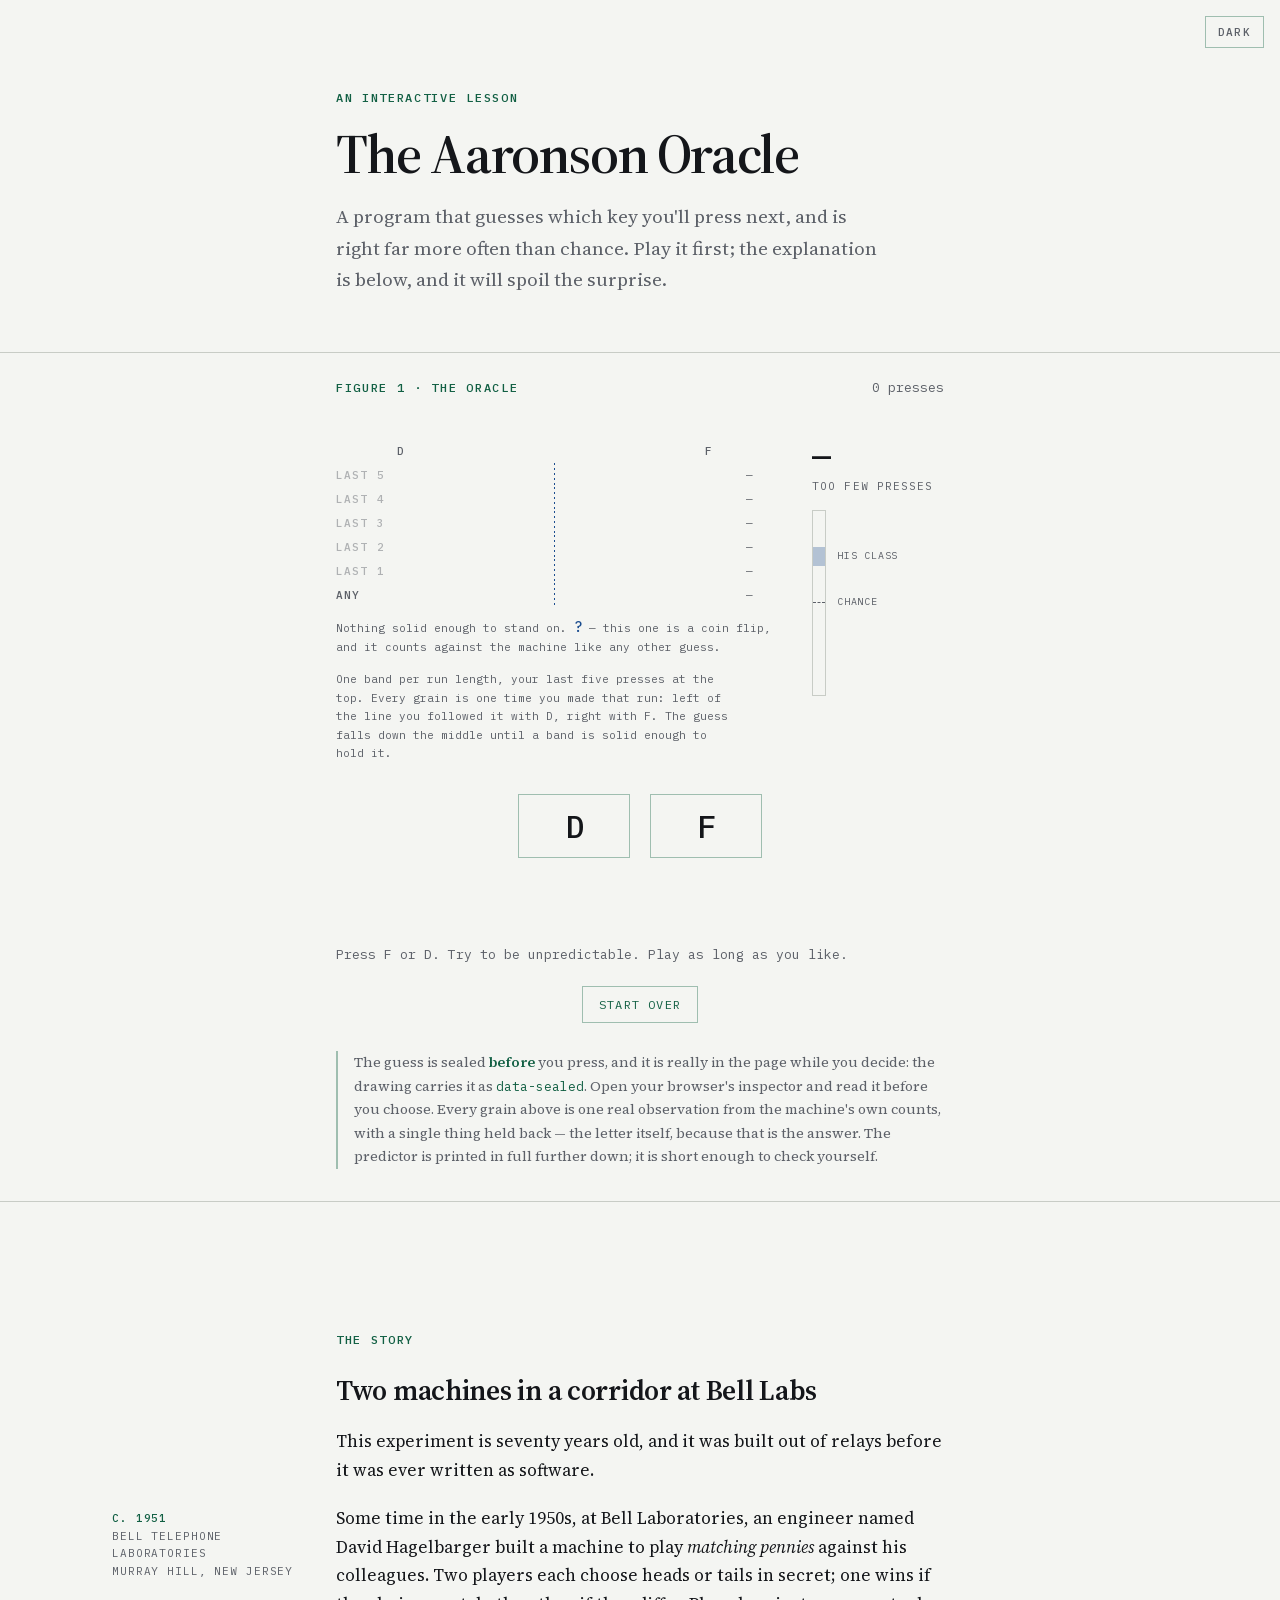
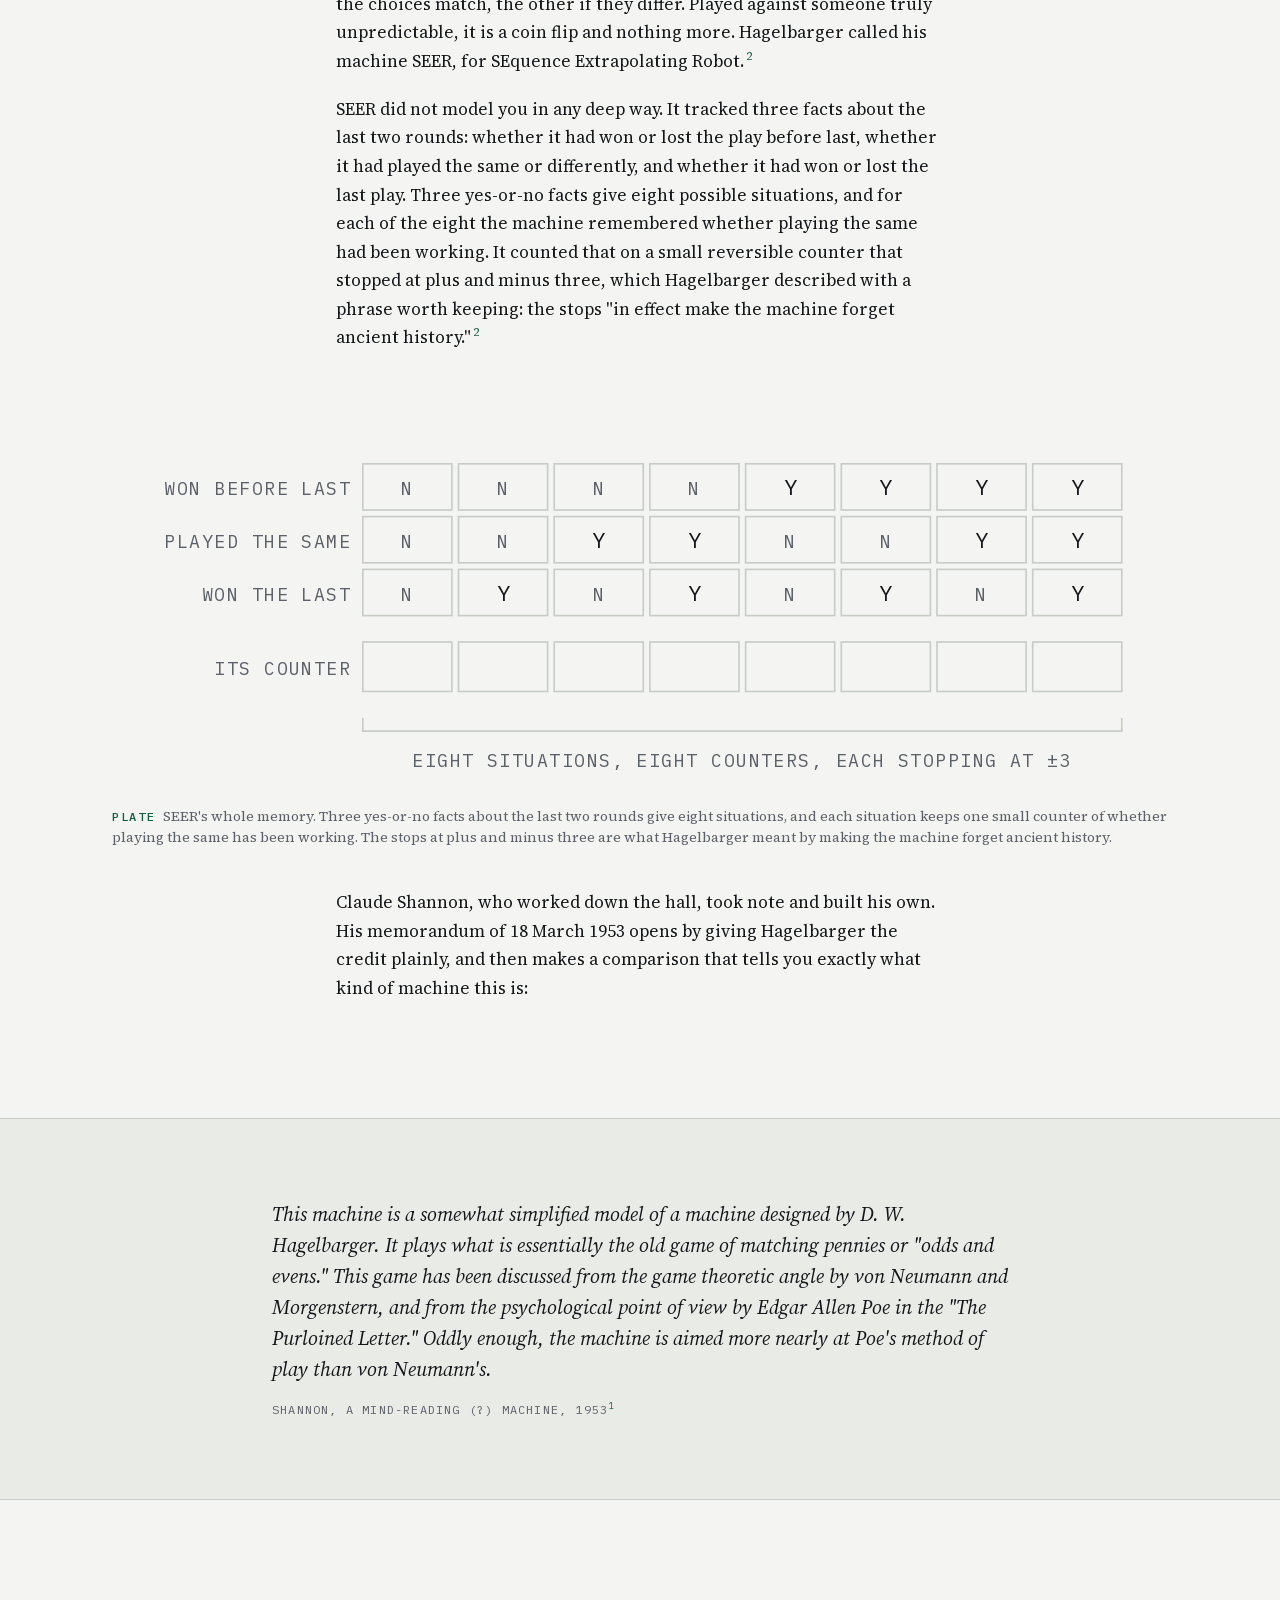
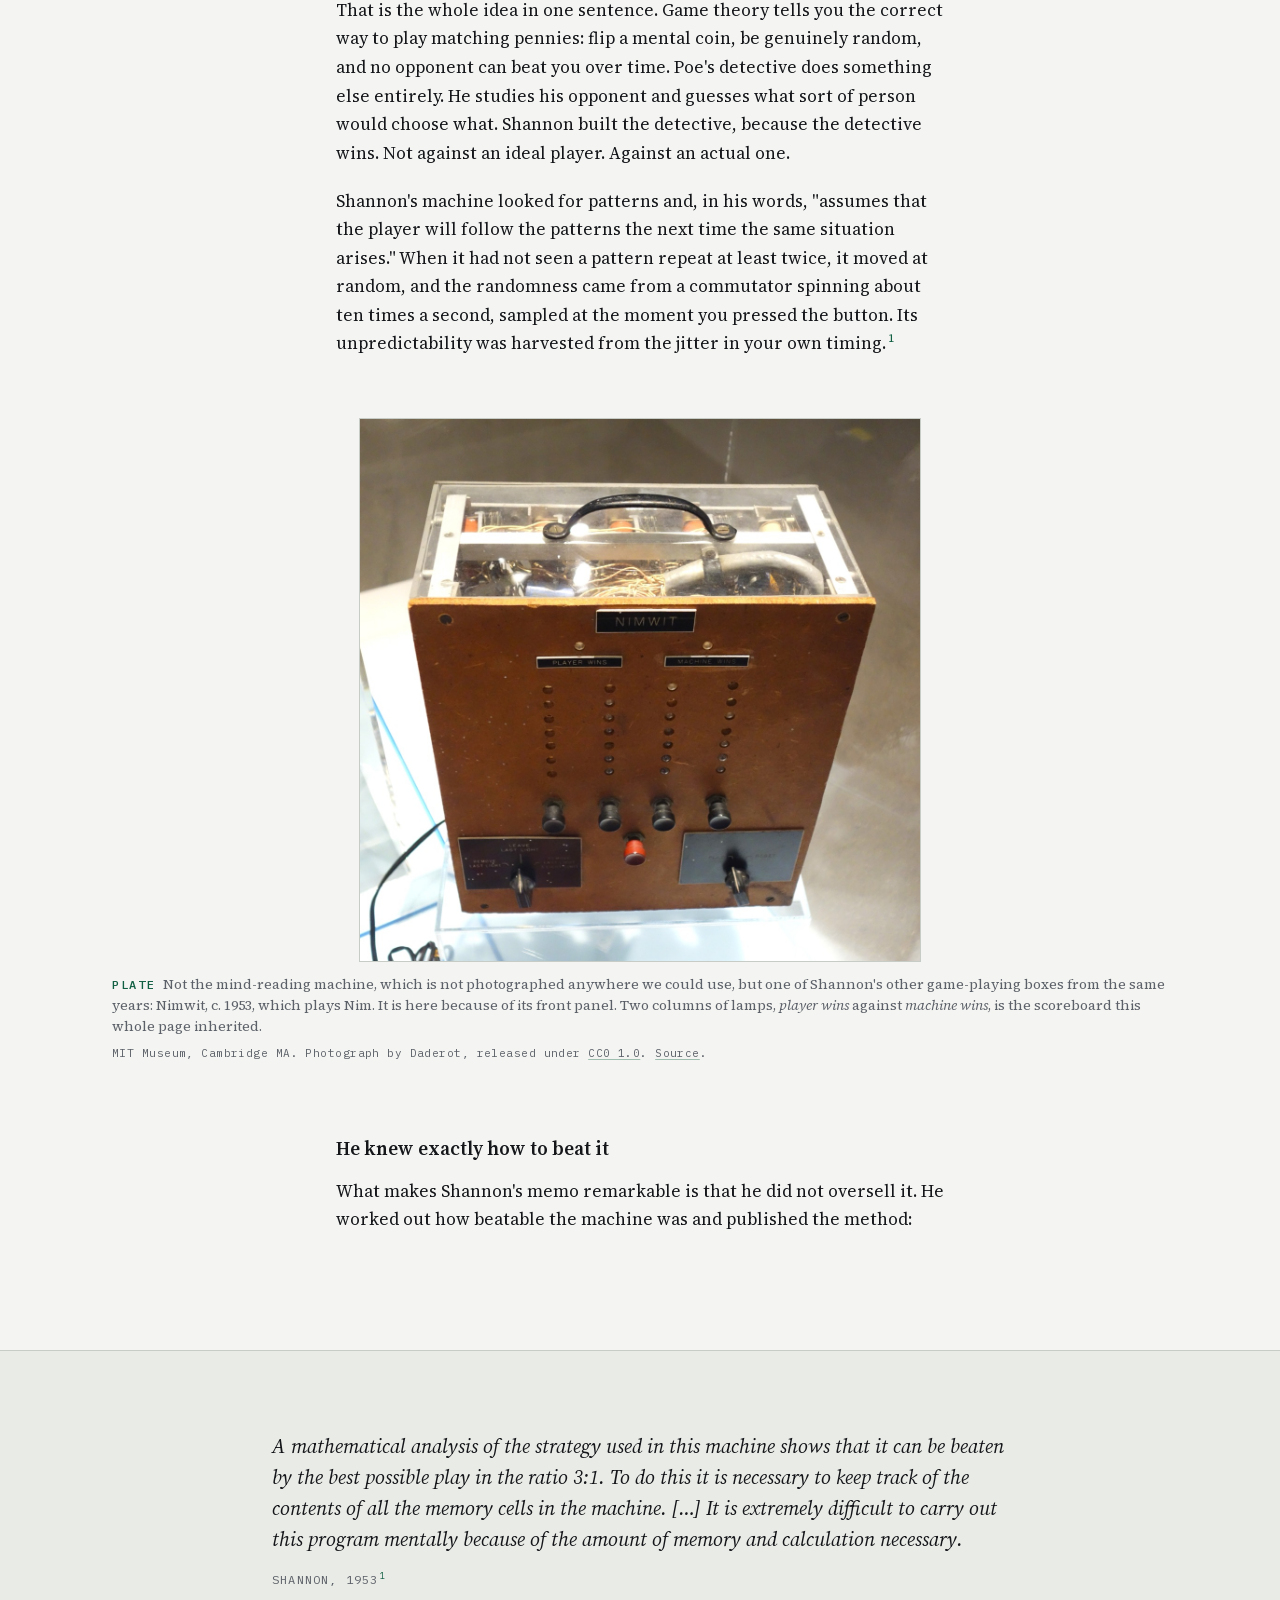
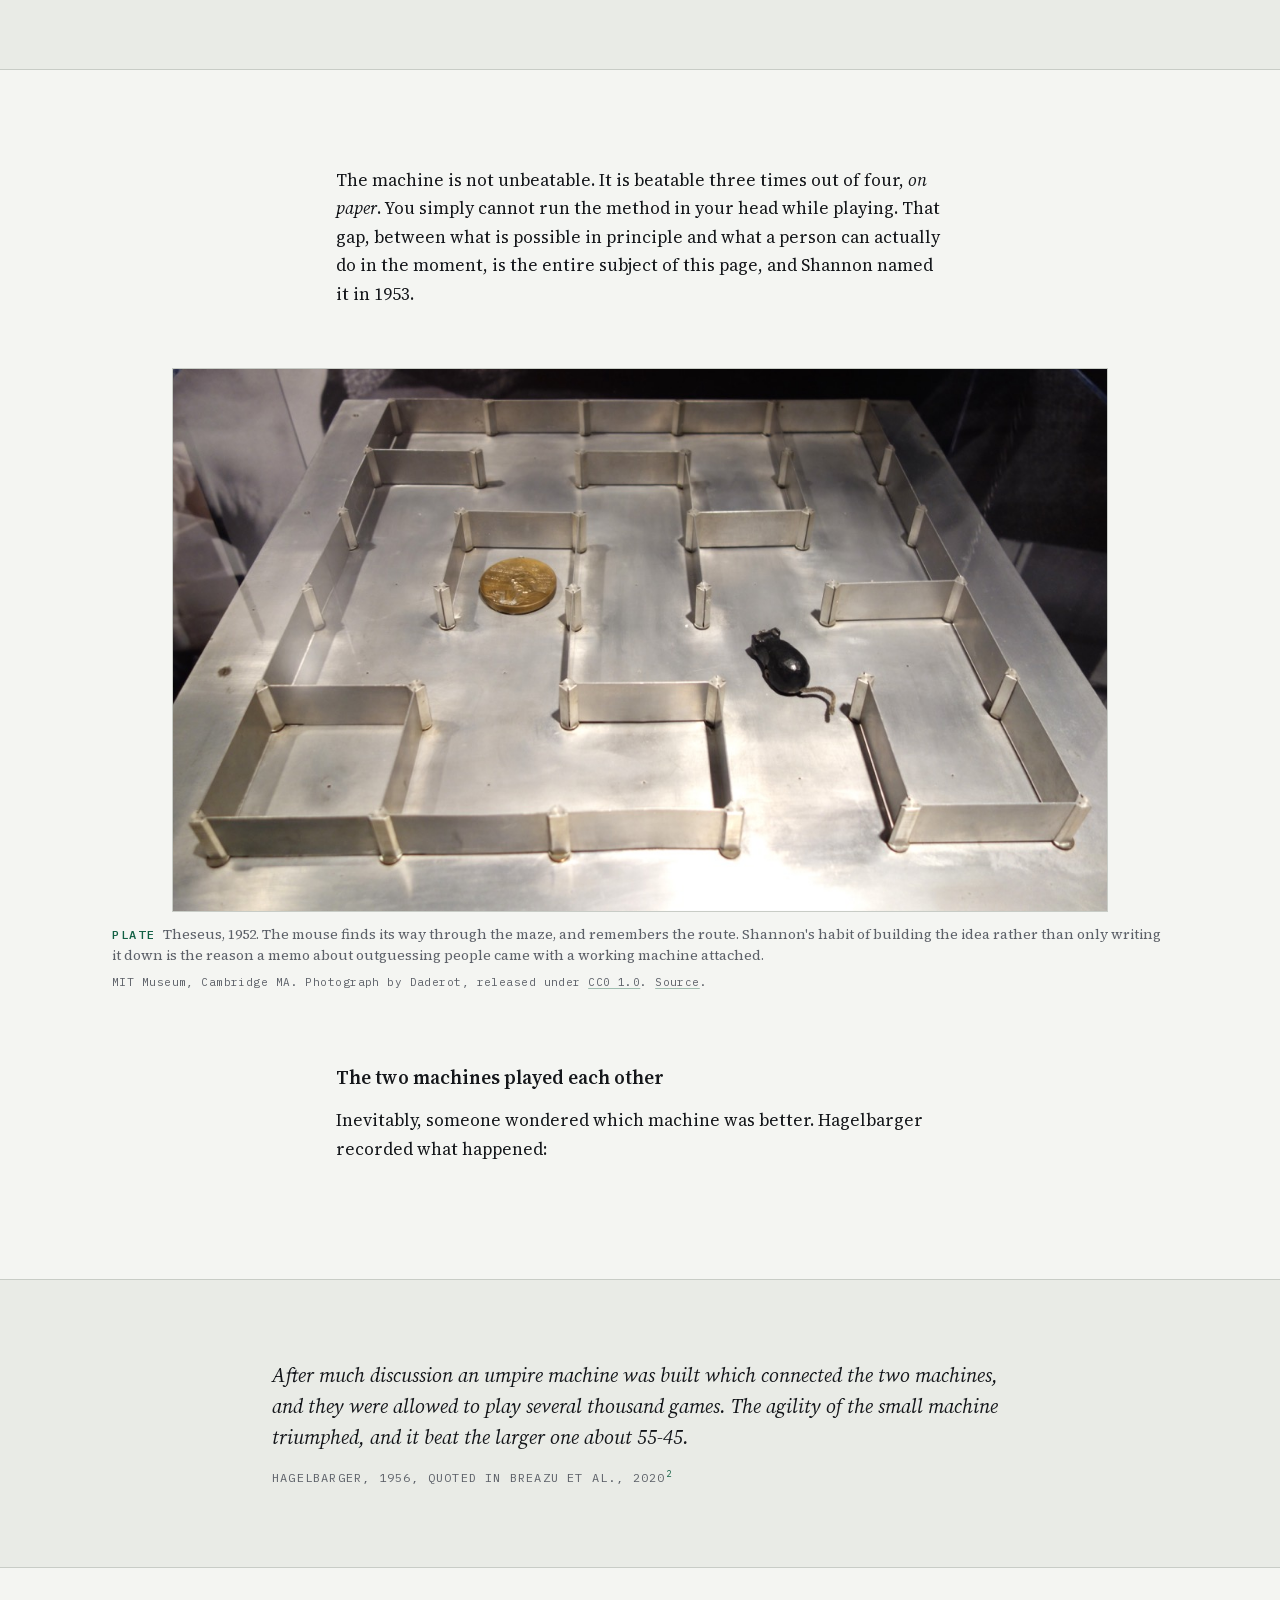
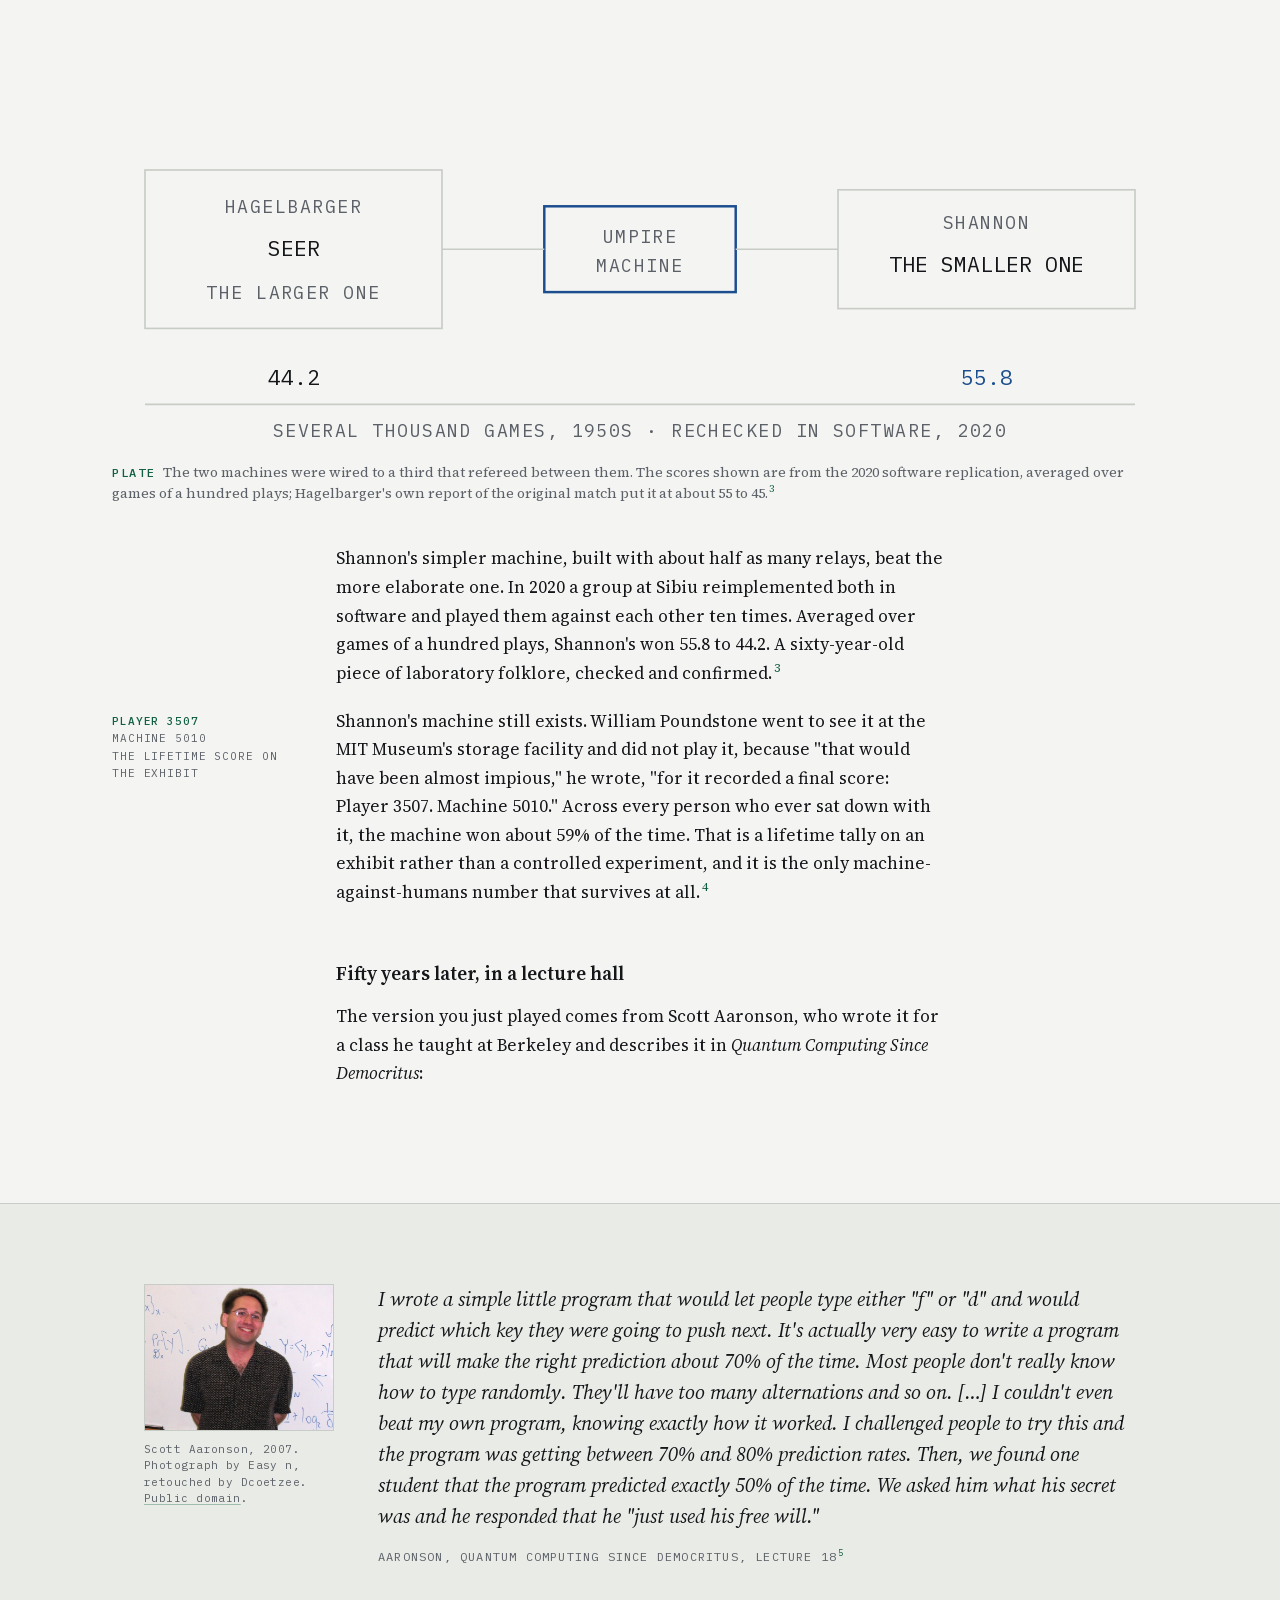
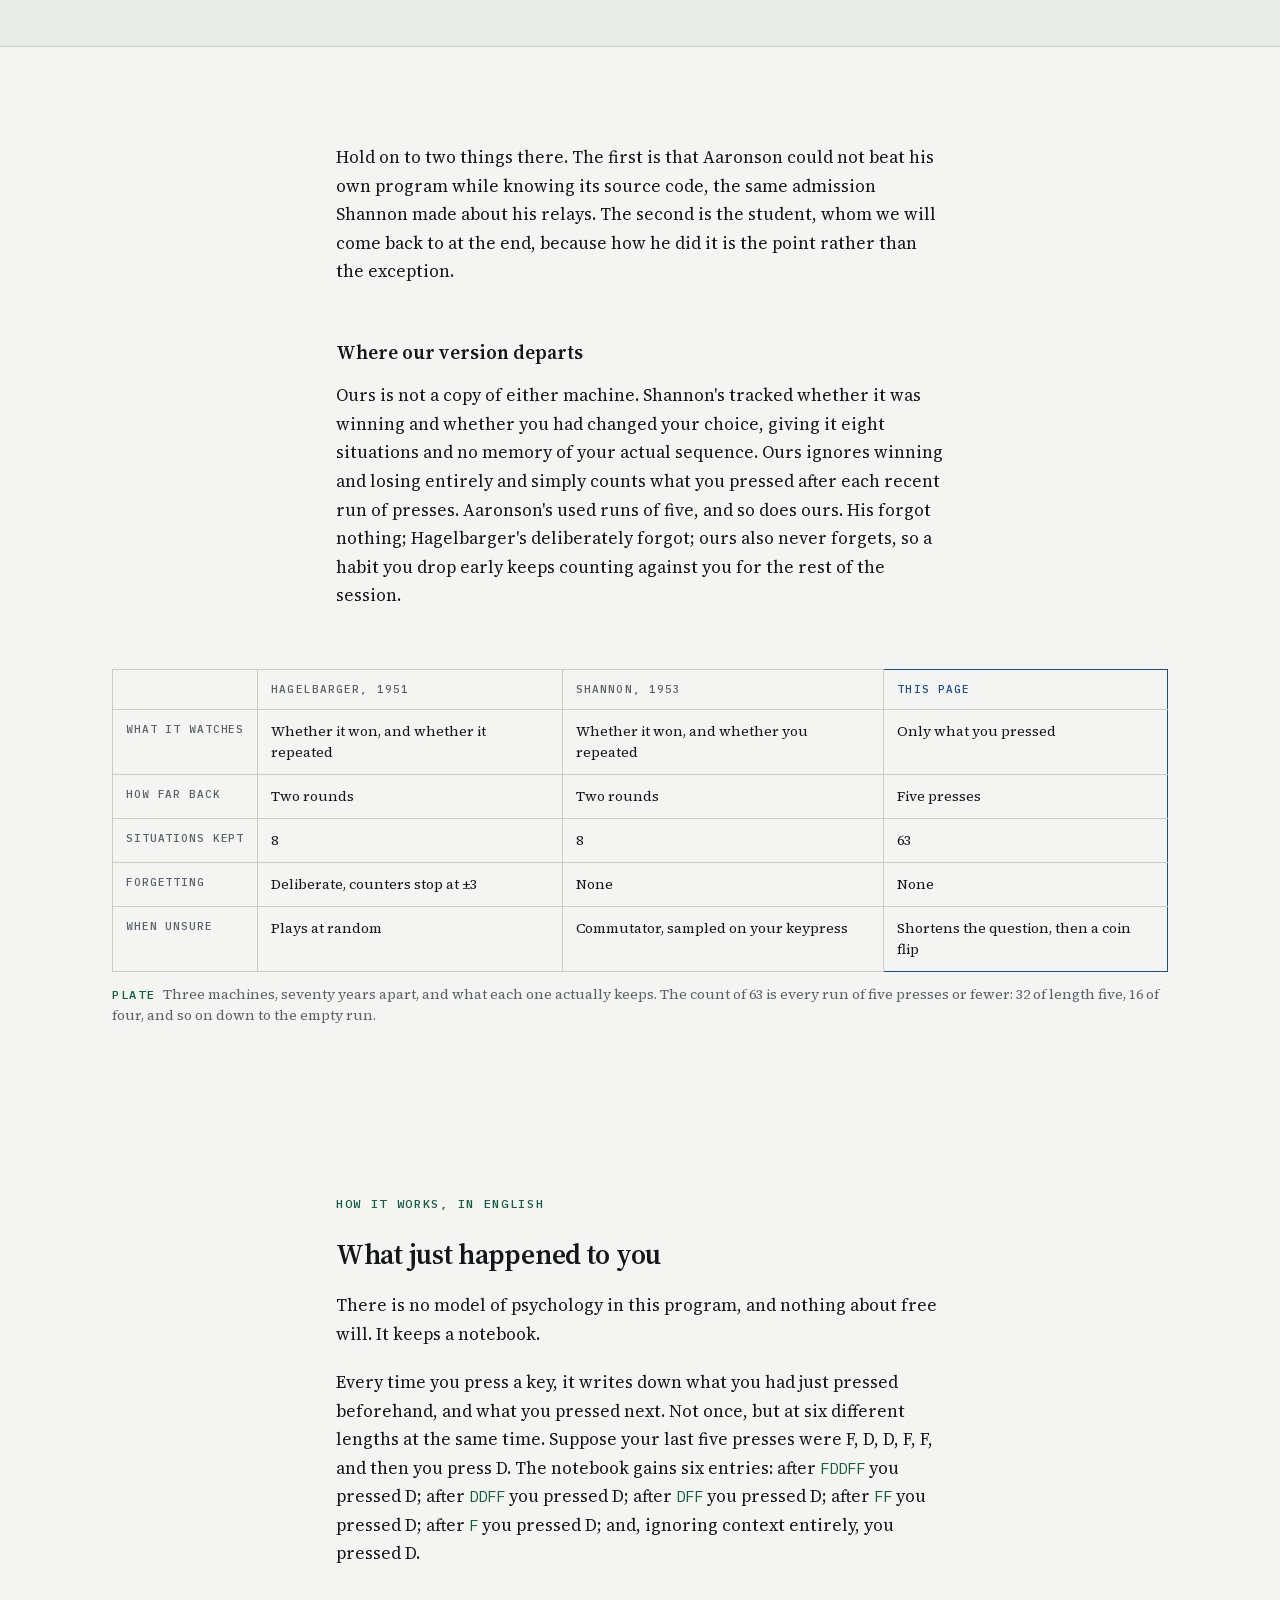
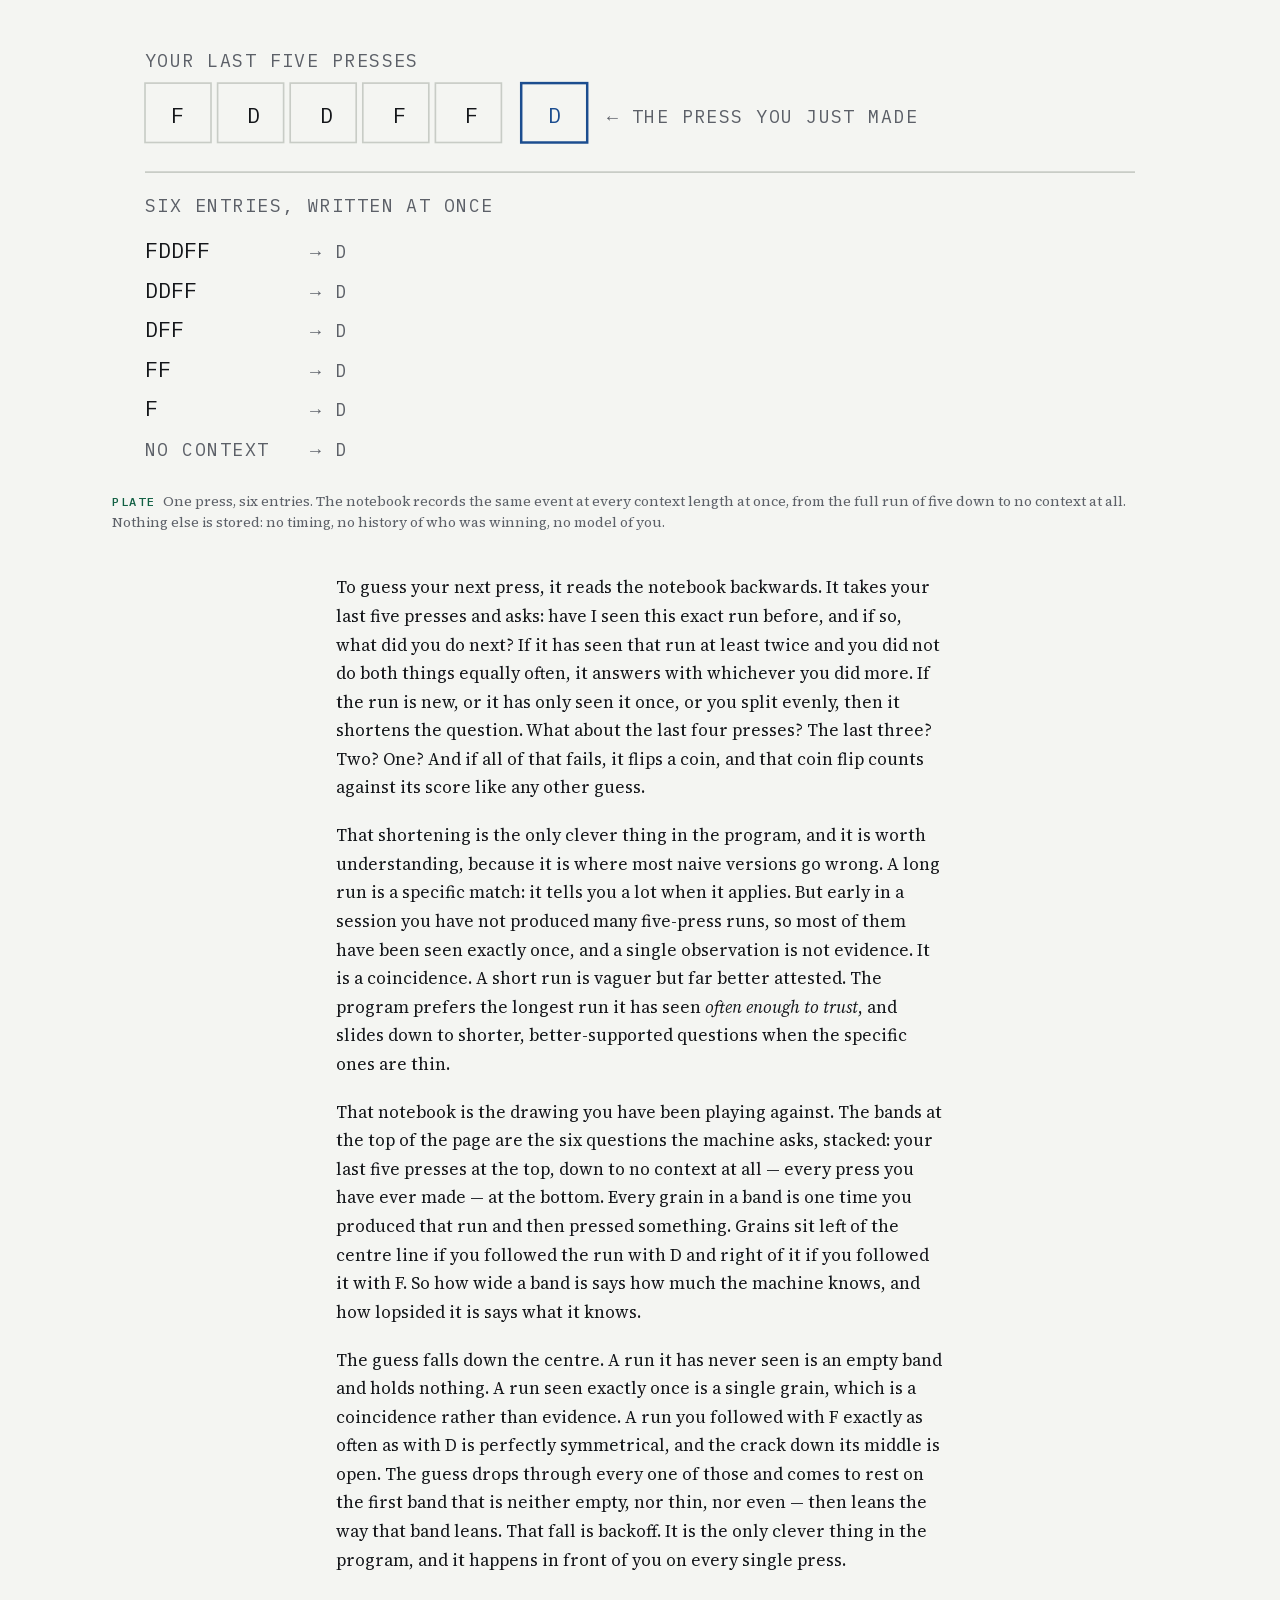
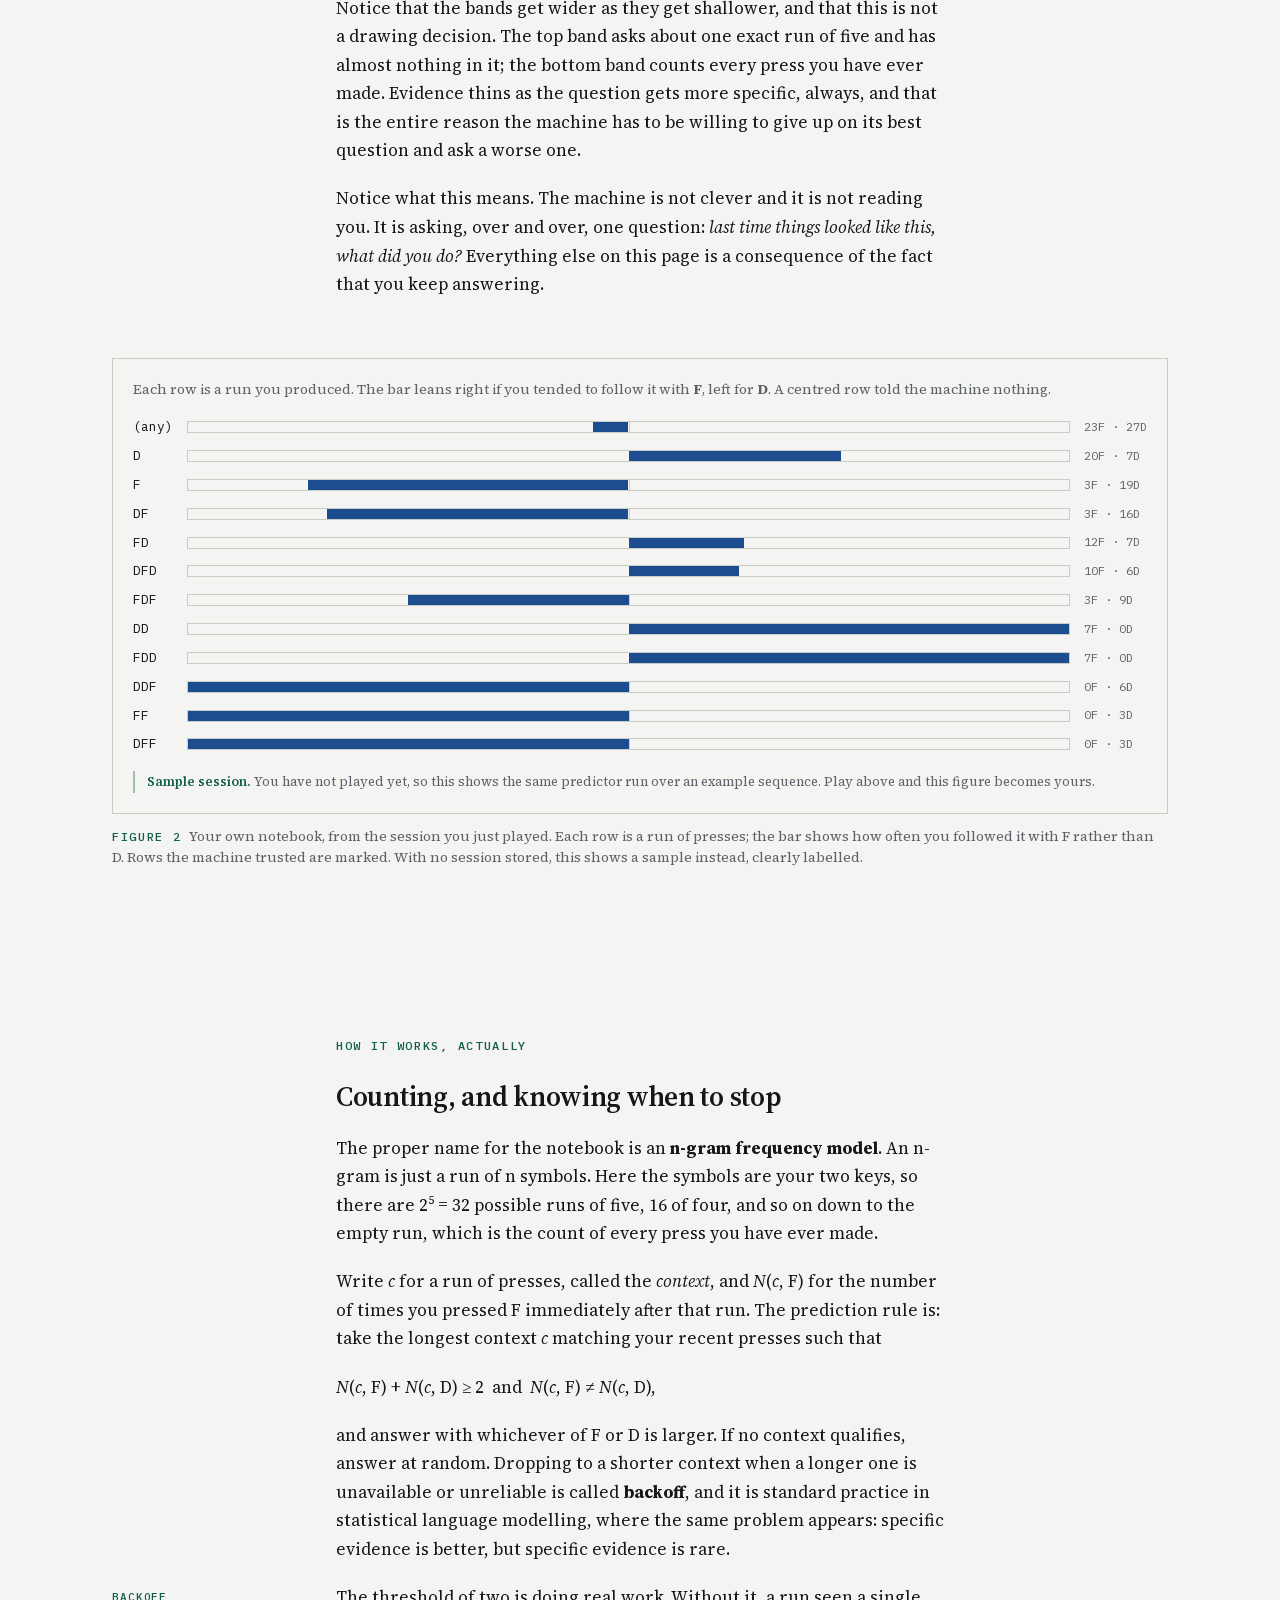
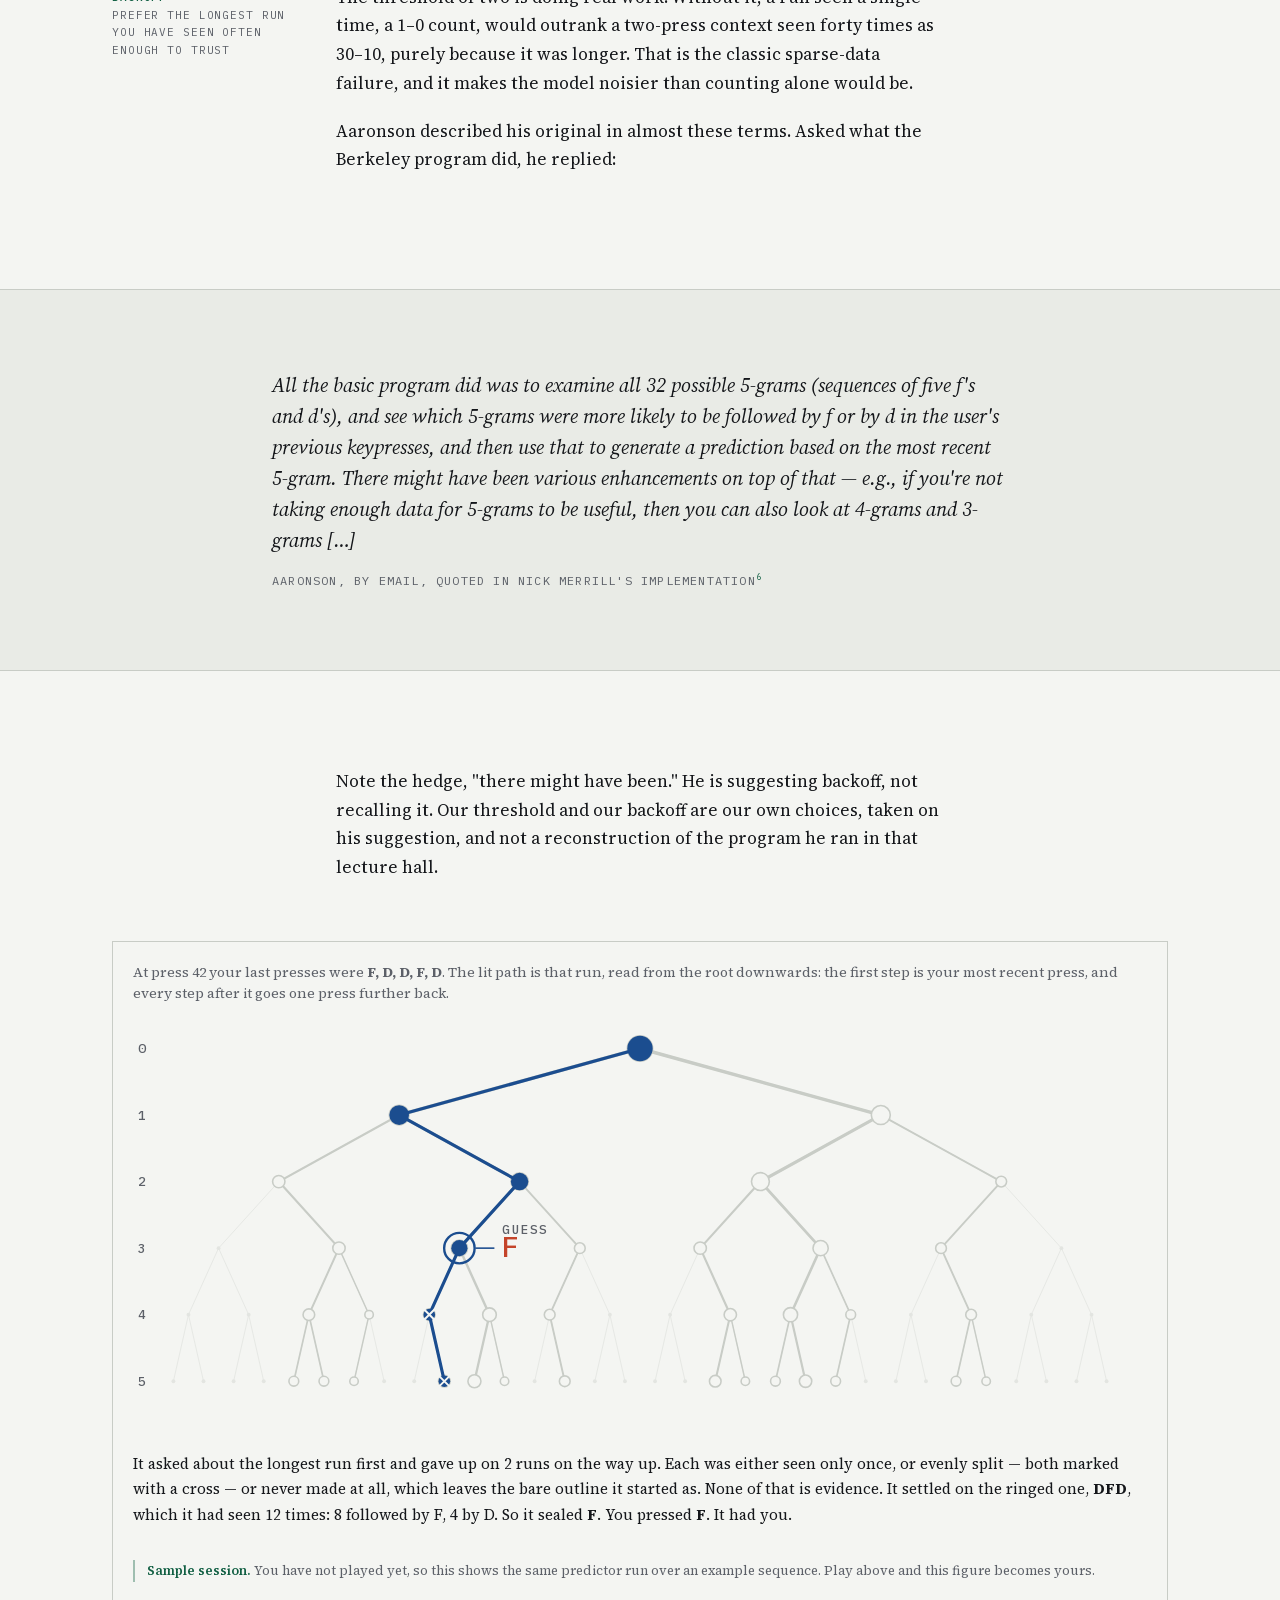
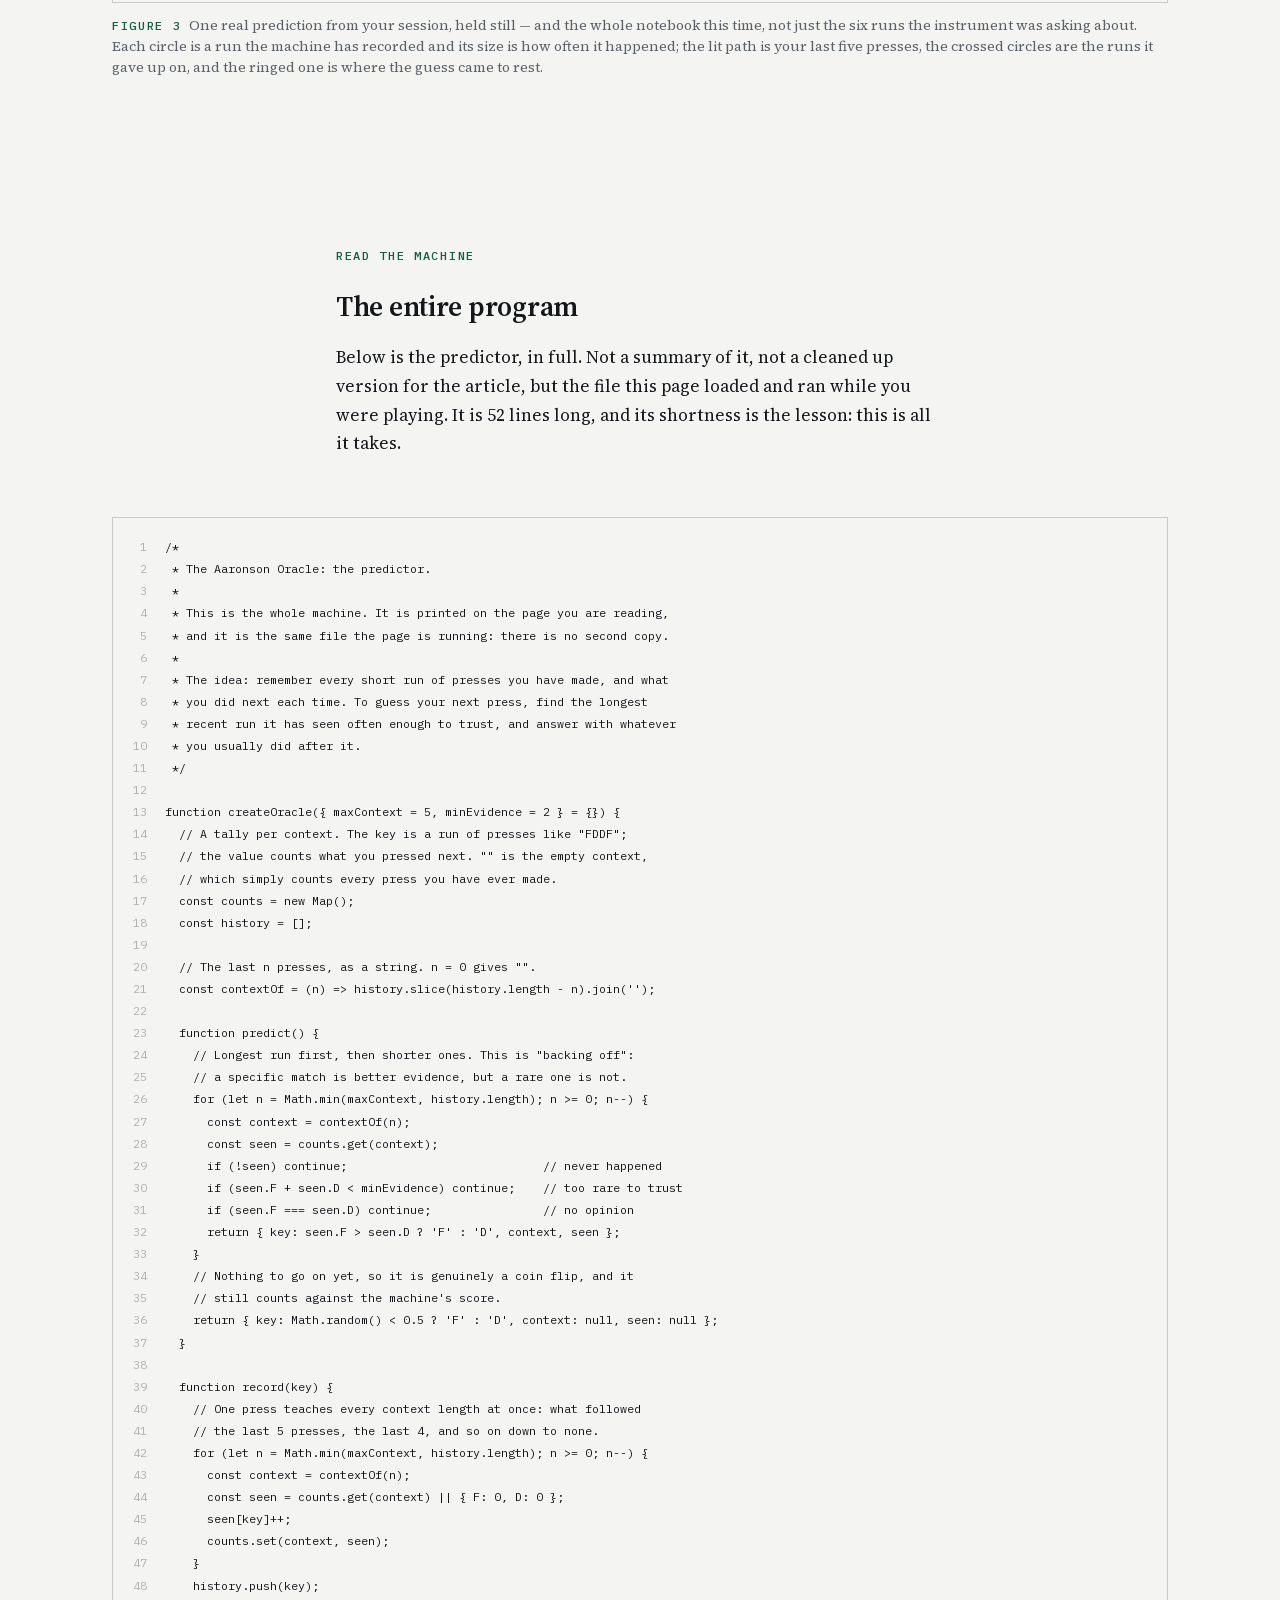
<file: index.html>
<!doctype html>
<html lang="en">
<head>
<meta charset="utf-8">
<meta name="viewport" content="width=device-width, initial-scale=1">
<title>The Aaronson Oracle: an interactive lesson in human predictability</title>
<meta name="description" content="A program that guesses whether you will press F or D, before you press it, and is right far more often than chance. Play it, then find out exactly how it works.">
<meta name="author" content="Spencer Stanton">

<link rel="icon" href="favicon.svg" type="image/svg+xml">

<!-- Social preview. og:image must be an absolute URL for most platforms;
     set it to the deployed origin when the site gets a domain. -->
<meta property="og:type" content="article">
<meta property="og:title" content="The Aaronson Oracle">
<meta property="og:description" content="A program that guesses which key you'll press next, and is right far more often than chance. Play it, then read exactly how it works.">
<meta property="og:image" content="og-card.png">
<meta name="twitter:card" content="summary_large_image">
<meta name="twitter:title" content="The Aaronson Oracle">
<meta name="twitter:description" content="A program that guesses which key you'll press next, and is right far more often than chance.">
<meta name="twitter:image" content="og-card.png">

<!-- Theme, resolved before the first paint so the page never flashes the
     wrong one. A stored choice wins; otherwise the browser decides. -->
<script>
(function () {
  try {
    var t = localStorage.getItem('oracle-theme');
    if (t === 'dark' || t === 'light') {
      document.documentElement.setAttribute('data-theme', t);
    }
  } catch (e) { /* private browsing: fall back to the media query */ }
})();
</script>

<link rel="preload" href="fonts/source-serif-4-var.woff2" as="font" type="font/woff2" crossorigin>
<link rel="preload" href="fonts/ibm-plex-mono-400.woff2" as="font" type="font/woff2" crossorigin>
<link rel="stylesheet" href="style.css">
</head>
<body>

<a class="skip" href="#lecture">Skip to the explanation</a>

<!-- Hidden until the script unhides it: with JavaScript off the button
     would be a control that does nothing, and the page still follows the
     browser's light or dark setting on its own. -->
<button class="themetoggle" id="theme-toggle" type="button" aria-live="polite" hidden>
  Dark
</button>

<header class="masthead spread">
  <p class="eyebrow">An interactive lesson</p>
  <h1>The Aaronson Oracle</h1>
  <p class="deck">A program that guesses which key you'll press next, and is
  right far more often than chance. Play it first; the explanation is below,
  and it will spoil the surprise.</p>
</header>

<section class="instrument spread" aria-label="The oracle">
  <div id="oracle-first">
    <p class="nojs">This experiment needs JavaScript. The explanation below
    reads fine without it.</p>
  </div>
</section>

<main id="lecture">
  <article>

    <!-- ============================================ the story -->
    <section class="section spread" id="story">
      <p class="eyebrow">The story</p>
      <h2>Two machines in a corridor at Bell Labs</h2>

      <p>This experiment is seventy years old, and it was built out of relays
      before it was ever written as software.</p>

      <p class="railnote"><b>c. 1951</b><br>Bell Telephone
      Laboratories<br>Murray Hill, New Jersey</p>

      <p>Some time in the early 1950s, at Bell Laboratories, an engineer named
      David Hagelbarger built a machine to play <em>matching pennies</em>
      against his colleagues. Two players each choose heads or tails in
      secret; one wins if the choices match, the other if they differ. Played
      against someone truly unpredictable, it is a coin flip and nothing more.
      Hagelbarger called his machine SEER, for SEquence Extrapolating
      Robot.<a href="#ref-2"><sup>2</sup></a></p>

      <p>SEER did not model you in any deep way. It tracked three facts about
      the last two rounds: whether it had won or lost the play before last,
      whether it had played the same or differently, and whether it had won or
      lost the last play. Three yes-or-no facts give eight possible
      situations, and for each of the eight the machine remembered whether
      playing the same had been working. It counted that on a small reversible
      counter that stopped at plus and minus three, which Hagelbarger
      described with a phrase worth keeping: the stops "in effect make the
      machine forget ancient history."<a href="#ref-2"><sup>2</sup></a></p>

      <figure class="wide">
        <svg class="plate-svg" viewBox="0 0 640 232" role="img"
             aria-label="A table of SEER's eight situations. Three yes-or-no
             questions about the last two rounds combine into eight columns,
             and each column carries its own counter running from minus three
             to plus three.">
          <text class="lab" x="145" y="51" text-anchor="end">WON BEFORE LAST</text>
          <text class="lab" x="145" y="83" text-anchor="end">PLAYED THE SAME</text>
          <text class="lab" x="145" y="115" text-anchor="end">WON THE LAST</text>
          <text class="lab" x="145" y="160" text-anchor="end">ITS COUNTER</text>

          <g class="box">
            <rect x="152" y="32" width="54" height="28"/><rect x="152" y="64" width="54" height="28"/><rect x="152" y="96" width="54" height="28"/>
            <rect x="210" y="32" width="54" height="28"/><rect x="210" y="64" width="54" height="28"/><rect x="210" y="96" width="54" height="28"/>
            <rect x="268" y="32" width="54" height="28"/><rect x="268" y="64" width="54" height="28"/><rect x="268" y="96" width="54" height="28"/>
            <rect x="326" y="32" width="54" height="28"/><rect x="326" y="64" width="54" height="28"/><rect x="326" y="96" width="54" height="28"/>
            <rect x="384" y="32" width="54" height="28"/><rect x="384" y="64" width="54" height="28"/><rect x="384" y="96" width="54" height="28"/>
            <rect x="442" y="32" width="54" height="28"/><rect x="442" y="64" width="54" height="28"/><rect x="442" y="96" width="54" height="28"/>
            <rect x="500" y="32" width="54" height="28"/><rect x="500" y="64" width="54" height="28"/><rect x="500" y="96" width="54" height="28"/>
            <rect x="558" y="32" width="54" height="28"/><rect x="558" y="64" width="54" height="28"/><rect x="558" y="96" width="54" height="28"/>
            <rect x="152" y="140" width="54" height="30"/><rect x="210" y="140" width="54" height="30"/>
            <rect x="268" y="140" width="54" height="30"/><rect x="326" y="140" width="54" height="30"/>
            <rect x="384" y="140" width="54" height="30"/><rect x="442" y="140" width="54" height="30"/>
            <rect x="500" y="140" width="54" height="30"/><rect x="558" y="140" width="54" height="30"/>
          </g>

          <g text-anchor="middle">
            <text class="lab" x="179" y="51">N</text><text class="lab" x="179" y="83">N</text><text class="lab" x="179" y="115">N</text>
            <text class="lab" x="237" y="51">N</text><text class="lab" x="237" y="83">N</text><text class="val" x="237" y="115">Y</text>
            <text class="lab" x="295" y="51">N</text><text class="val" x="295" y="83">Y</text><text class="lab" x="295" y="115">N</text>
            <text class="lab" x="353" y="51">N</text><text class="val" x="353" y="83">Y</text><text class="val" x="353" y="115">Y</text>
            <text class="val" x="411" y="51">Y</text><text class="lab" x="411" y="83">N</text><text class="lab" x="411" y="115">N</text>
            <text class="val" x="469" y="51">Y</text><text class="lab" x="469" y="83">N</text><text class="val" x="469" y="115">Y</text>
            <text class="val" x="527" y="51">Y</text><text class="val" x="527" y="83">Y</text><text class="lab" x="527" y="115">N</text>
            <text class="val" x="585" y="51">Y</text><text class="val" x="585" y="83">Y</text><text class="val" x="585" y="115">Y</text>
          </g>

          <path class="rule" d="M152 186 L152 194 L612 194 L612 186"/>
          <text class="lab" x="382" y="216" text-anchor="middle">EIGHT SITUATIONS, EIGHT COUNTERS, EACH STOPPING AT &#177;3</text>
        </svg>
        <figcaption><b>Plate</b>SEER's whole memory. Three yes-or-no facts
        about the last two rounds give eight situations, and each situation
        keeps one small counter of whether playing the same has been working.
        The stops at plus and minus three are what Hagelbarger meant by
        making the machine forget ancient history.</figcaption>
      </figure>

      <p>Claude Shannon, who worked down the hall, took note and built his
      own. His memorandum of 18 March 1953 opens by giving Hagelbarger the
      credit plainly, and then makes a comparison that tells you exactly what
      kind of machine this is:</p>

      <aside class="full quoteband">
        <div class="qb-inner is-plain">
          <blockquote>
            <p>This machine is a somewhat simplified model of a machine designed
            by D. W. Hagelbarger. It plays what is essentially the old game of
            matching pennies or "odds and evens." This game has been discussed
            from the game theoretic angle by von Neumann and Morgenstern, and from
            the psychological point of view by Edgar Allen Poe in the "The
            Purloined Letter." Oddly enough, the machine is aimed more nearly at
            Poe's method of play than von Neumann's.</p>
            <cite>Shannon, A Mind-Reading (?) Machine, 1953<a href="#ref-1"><sup>1</sup></a></cite>
          </blockquote>
        </div>
      </aside>

      <p>That is the whole idea in one sentence. Game theory tells you the
      correct way to play matching pennies: flip a mental coin, be genuinely
      random, and no opponent can beat you over time. Poe's detective does
      something else entirely. He studies his opponent and guesses what sort
      of person would choose what. Shannon built the detective, because the
      detective wins. Not against an ideal player. Against an actual one.</p>

      <p>Shannon's machine looked for patterns and, in his words, "assumes
      that the player will follow the patterns the next time the same
      situation arises." When it had not seen a pattern repeat at least twice,
      it moved at random, and the randomness came from a commutator spinning
      about ten times a second, sampled at the moment you pressed the
      button. Its unpredictability was harvested from the jitter in your own
      timing.<a href="#ref-1"><sup>1</sup></a></p>

      <figure class="wide">
        <img class="figimg" src="img/shannon-nimwit.jpg" width="1200" height="1163"
             loading="lazy" decoding="async"
             alt="A wooden cabinet with a clear top showing valves and wiring.
                  A plate on the front reads NIMWIT, and two columns of lamps
                  beneath it are labelled PLAYER WINS and MACHINE WINS.">
        <figcaption><b>Plate</b>Not the mind-reading machine, which is not
        photographed anywhere we could use, but one of Shannon's other
        game-playing boxes from the same years: Nimwit, c. 1953, which plays
        Nim. It is here because of its front panel. Two columns of lamps,
        <em>player wins</em> against <em>machine wins</em>, is the scoreboard
        this whole page inherited.
        <span class="credit">MIT Museum, Cambridge MA. Photograph by Daderot,
        released under <a href="https://creativecommons.org/publicdomain/zero/1.0/">CC0 1.0</a>.
        <a href="https://commons.wikimedia.org/wiki/File:Nimwit_by_Claude_Shannon,_Nim-playing_machine,_c._1953,_view_1_-_MIT_Museum_-_Cambridge,_MA_-_DSC09104.jpg">Source</a>.</span></figcaption>
      </figure>

      <h3>He knew exactly how to beat it</h3>

      <p>What makes Shannon's memo remarkable is that he did not oversell it.
      He worked out how beatable the machine was and published the method:</p>

      <aside class="full quoteband">
        <div class="qb-inner is-plain">
          <blockquote>
            <p>A mathematical analysis of the strategy used in this machine shows
            that it can be beaten by the best possible play in the ratio 3:1. To
            do this it is necessary to keep track of the contents of all the
            memory cells in the machine. […] It is extremely difficult to carry
            out this program mentally because of the amount of memory and
            calculation necessary.</p>
            <cite>Shannon, 1953<a href="#ref-1"><sup>1</sup></a></cite>
          </blockquote>
        </div>
      </aside>

      <p>The machine is not unbeatable. It is beatable three times out of
      four, <em>on paper</em>. You simply cannot run the method in your head
      while playing. That gap, between what is possible in principle and what
      a person can actually do in the moment, is the entire subject of this
      page, and Shannon named it in 1953.</p>

      <figure class="wide">
        <img class="figimg" src="img/shannon-theseus.jpg" width="1200" height="697"
             loading="lazy" decoding="async"
             alt="An aluminium maze of movable partitions on a flat tray, with
                  a small black mechanical mouse standing in one of the
                  corridors and a medal resting in another.">
        <figcaption><b>Plate</b>Theseus, 1952. The mouse finds its way through
        the maze, and remembers the route. Shannon's habit of building the
        idea rather than only writing it down is the reason a memo about
        outguessing people came with a working machine attached.
        <span class="credit">MIT Museum, Cambridge MA. Photograph by Daderot,
        released under <a href="https://creativecommons.org/publicdomain/zero/1.0/">CC0 1.0</a>.
        <a href="https://commons.wikimedia.org/wiki/File:Theseus_Maze_by_Claude_Shannon,_1952_-_MIT_Museum_-_DSC03702.JPG">Source</a>.</span></figcaption>
      </figure>

      <h3>The two machines played each other</h3>

      <p>Inevitably, someone wondered which machine was better. Hagelbarger
      recorded what happened:</p>

      <aside class="full quoteband">
        <div class="qb-inner is-plain">
          <blockquote>
            <p>After much discussion an umpire machine was built which connected
            the two machines, and they were allowed to play several thousand
            games. The agility of the small machine triumphed, and it beat the
            larger one about 55-45.</p>
            <cite>Hagelbarger, 1956, quoted in Breazu et al., 2020<a href="#ref-2"><sup>2</sup></a></cite>
          </blockquote>
        </div>
      </aside>

      <figure class="wide">
        <svg class="plate-svg" viewBox="0 0 640 210" role="img"
             aria-label="Two machines wired to an umpire machine between them.
             Hagelbarger's SEER scored 44.2, Shannon's machine scored 55.8.">
          <g class="box">
            <rect x="20" y="40" width="180" height="96"/>
            <rect x="440" y="52" width="180" height="72"/>
          </g>
          <rect class="box-on" x="262" y="62" width="116" height="52"/>

          <path class="rule" d="M200 88 L262 88 M378 88 L440 88"/>

          <text class="lab" x="110" y="66" text-anchor="middle">HAGELBARGER</text>
          <text class="val" x="110" y="92" text-anchor="middle">SEER</text>
          <text class="lab" x="110" y="118" text-anchor="middle">THE LARGER ONE</text>

          <text class="lab" x="320" y="84" text-anchor="middle">UMPIRE</text>
          <text class="lab" x="320" y="102" text-anchor="middle">MACHINE</text>

          <text class="lab" x="530" y="76" text-anchor="middle">SHANNON</text>
          <text class="val" x="530" y="102" text-anchor="middle">THE SMALLER ONE</text>

          <text class="val" x="110" y="170" text-anchor="middle">44.2</text>
          <text class="val-on" x="530" y="170" text-anchor="middle">55.8</text>
          <path class="rule" d="M20 182 L620 182"/>
          <text class="lab" x="320" y="202" text-anchor="middle">SEVERAL THOUSAND GAMES, 1950s &#183; RECHECKED IN SOFTWARE, 2020</text>
        </svg>
        <figcaption><b>Plate</b>The two machines were wired to a third that
        refereed between them. The scores shown are from the 2020 software
        replication, averaged over games of a hundred plays; Hagelbarger's own
        report of the original match put it at about 55 to
        45.<a href="#ref-3"><sup>3</sup></a></figcaption>
      </figure>

      <p>Shannon's simpler machine, built with about half as many relays, beat
      the more elaborate one. In 2020 a group at Sibiu reimplemented both in
      software and played them against each other ten times. Averaged over
      games of a hundred plays, Shannon's won 55.8 to 44.2. A sixty-year-old
      piece of laboratory folklore, checked and
      confirmed.<a href="#ref-3"><sup>3</sup></a></p>

      <p class="railnote"><b>Player 3507</b><br>Machine 5010<br>the lifetime
      score on the exhibit</p>

      <p>Shannon's machine still exists. William Poundstone went to see it at
      the MIT Museum's storage facility and did not play it, because "that
      would have been almost impious," he wrote, "for it recorded a final score: Player
      3507. Machine 5010." Across every person who ever sat down with it, the
      machine won about 59% of the time. That is a lifetime tally on an
      exhibit rather than a controlled experiment, and it is the only
      machine-against-humans number that survives at
      all.<a href="#ref-4"><sup>4</sup></a></p>

      <h3>Fifty years later, in a lecture hall</h3>

      <p>The version you just played comes from Scott Aaronson, who wrote it
      for a class he taught at Berkeley and describes it in <em>Quantum
      Computing Since Democritus</em>:</p>

      <aside class="full quoteband">
        <div class="qb-inner">
          <figure class="qb-figure">
            <img class="qb-portrait" src="img/scott-aaronson.jpg"
                 width="700" height="539" loading="lazy" decoding="async"
                 alt="Scott Aaronson standing in front of a whiteboard covered
                      in probability notation.">
            <span class="credit">Scott Aaronson, 2007. Photograph by Easy n,
            retouched by Dcoetzee.
            <a href="https://commons.wikimedia.org/wiki/File:Scott_Aaronson_retouched.jpg">Public domain</a>.</span>
          </figure>
          <blockquote>
            <p>I wrote a simple little program that would let people type either
            "f" or "d" and would predict which key they were going to push next.
            It's actually very easy to write a program that will make the right
            prediction about 70% of the time. Most people don't really know how to
            type randomly. They'll have too many alternations and so on. […] I
            couldn't even beat my own program, knowing exactly how it worked. I
            challenged people to try this and the program was getting between 70%
            and 80% prediction rates. Then, we found one student that the program
            predicted exactly 50% of the time. We asked him what his secret was
            and he responded that he "just used his free will."</p>
            <cite>Aaronson, Quantum Computing Since Democritus, Lecture 18<a href="#ref-5"><sup>5</sup></a></cite>
          </blockquote>
        </div>
      </aside>

      <p>Hold on to two things there. The first is that Aaronson could not
      beat his own program while knowing its source code, the same admission
      Shannon made about his relays. The second is the student, whom we will
      come back to at the end, because how he did it is the point rather than
      the exception.</p>

      <h3>Where our version departs</h3>

      <p>Ours is not a copy of either machine. Shannon's tracked whether it
      was winning and whether you had changed your choice, giving it eight
      situations and no memory of your actual sequence. Ours ignores winning
      and losing entirely and simply counts what you pressed after each recent
      run of presses. Aaronson's used runs of five, and so does ours. His
      forgot nothing; Hagelbarger's deliberately forgot; ours also never
      forgets, so a habit you drop early keeps counting against you for the
      rest of the session.</p>

      <figure class="wide">
        <div class="scrollx" tabindex="0" role="group" aria-label="Comparison of the three machines">
        <table class="plate-table">
          <thead>
            <tr>
              <th scope="col"></th>
              <th scope="col">Hagelbarger, 1951</th>
              <th scope="col">Shannon, 1953</th>
              <th scope="col">This page</th>
            </tr>
          </thead>
          <tbody>
            <tr>
              <th scope="row">What it watches</th>
              <td>Whether it won, and whether it repeated</td>
              <td>Whether it won, and whether you repeated</td>
              <td class="is-ours">Only what you pressed</td>
            </tr>
            <tr>
              <th scope="row">How far back</th>
              <td>Two rounds</td>
              <td>Two rounds</td>
              <td class="is-ours">Five presses</td>
            </tr>
            <tr>
              <th scope="row">Situations kept</th>
              <td>8</td>
              <td>8</td>
              <td class="is-ours">63</td>
            </tr>
            <tr>
              <th scope="row">Forgetting</th>
              <td>Deliberate, counters stop at &#177;3</td>
              <td>None</td>
              <td class="is-ours">None</td>
            </tr>
            <tr>
              <th scope="row">When unsure</th>
              <td>Plays at random</td>
              <td>Commutator, sampled on your keypress</td>
              <td class="is-ours">Shortens the question, then a coin flip</td>
            </tr>
          </tbody>
        </table>
        </div>
        <figcaption><b>Plate</b>Three machines, seventy years apart, and what
        each one actually keeps. The count of 63 is every run of five presses
        or fewer: 32 of length five, 16 of four, and so on down to the empty
        run.</figcaption>
      </figure>
    </section>

    <!-- ============================================ in English -->
    <section class="section spread" id="in-english">
      <p class="eyebrow">How it works, in English</p>
      <h2>What just happened to you</h2>

      <p>There is no model of psychology in this program, and nothing about
      free will. It keeps a notebook.</p>

      <p>Every time you press a key, it writes down what you had just pressed
      beforehand, and what you pressed next. Not once, but at six different
      lengths at the same time. Suppose your last five presses were F, D, D,
      F, F, and then you press D. The notebook gains six entries: after
      <code>FDDFF</code> you pressed D; after <code>DDFF</code> you pressed D;
      after <code>DFF</code> you pressed D; after <code>FF</code> you pressed
      D; after <code>F</code> you pressed D; and, ignoring context entirely,
      you pressed D.</p>

      <figure class="wide">
        <svg class="plate-svg" viewBox="0 0 640 274" role="img"
             aria-label="One press writing six entries into the notebook. The
             run F D D F F followed by a press of D adds an entry at every
             context length from five presses down to none.">
          <text class="lab" x="20" y="24">YOUR LAST FIVE PRESSES</text>
          <g class="box">
            <rect x="20" y="34" width="40" height="36"/>
            <rect x="64" y="34" width="40" height="36"/>
            <rect x="108" y="34" width="40" height="36"/>
            <rect x="152" y="34" width="40" height="36"/>
            <rect x="196" y="34" width="40" height="36"/>
          </g>
          <rect class="box-on" x="248" y="34" width="40" height="36"/>
          <g class="val" text-anchor="middle">
            <text x="40" y="58">F</text><text x="86" y="58">D</text>
            <text x="130" y="58">D</text><text x="174" y="58">F</text>
            <text x="218" y="58">F</text>
          </g>
          <text class="val-on" x="268" y="58" text-anchor="middle">D</text>
          <text class="lab" x="300" y="58">&#8592; THE PRESS YOU JUST MADE</text>

          <path class="rule" d="M20 88 L620 88"/>
          <text class="lab" x="20" y="112">SIX ENTRIES, WRITTEN AT ONCE</text>

          <g class="val">
            <text x="20" y="140">FDDFF</text><text x="20" y="164">DDFF</text>
            <text x="20" y="188">DFF</text><text x="20" y="212">FF</text>
            <text x="20" y="236">F</text>
          </g>
          <text class="lab" x="20" y="260">NO CONTEXT</text>
          <g class="lab">
            <text x="120" y="140">&#8594; D</text><text x="120" y="164">&#8594; D</text>
            <text x="120" y="188">&#8594; D</text><text x="120" y="212">&#8594; D</text>
            <text x="120" y="236">&#8594; D</text><text x="120" y="260">&#8594; D</text>
          </g>
        </svg>
        <figcaption><b>Plate</b>One press, six entries. The notebook records
        the same event at every context length at once, from the full run of
        five down to no context at all. Nothing else is stored: no timing, no
        history of who was winning, no model of you.</figcaption>
      </figure>

      <p>To guess your next press, it reads the notebook backwards. It takes
      your last five presses and asks: have I seen this exact run before, and
      if so, what did you do next? If it has seen that run at least twice and
      you did not do both things equally often, it answers with whichever you
      did more. If the run is new, or it has only seen it once, or you split
      evenly, then it shortens the question. What about the last four presses?
      The last three? Two? One? And if all of that fails, it flips a coin,
      and that coin flip counts against its score like any other guess.</p>

      <p>That shortening is the only clever thing in the program, and it is
      worth understanding, because it is where most naive versions go wrong.
      A long run is a specific match: it tells you a lot when it applies. But
      early in a session you have not produced many five-press runs, so most
      of them have been seen exactly once, and a single observation is not
      evidence. It is a coincidence. A short run is vaguer but far better
      attested. The program prefers the longest run it has seen <em>often
      enough to trust</em>, and slides down to shorter, better-supported
      questions when the specific ones are thin.</p>

      <p>That notebook is the drawing you have been playing against. The bands
      at the top of the page are the six questions the machine asks, stacked:
      your last five presses at the top, down to no context at all — every
      press you have ever made — at the bottom. Every grain in a band is one
      time you produced that run and then pressed something. Grains sit left
      of the centre line if you followed the run with D and right of it if you
      followed it with F. So how wide a band is says how much the machine
      knows, and how lopsided it is says what it knows.</p>

      <p>The guess falls down the centre. A run it has never seen is an empty
      band and holds nothing. A run seen exactly once is a single grain, which
      is a coincidence rather than evidence. A run you followed with F exactly
      as often as with D is perfectly symmetrical, and the crack down its
      middle is open. The guess drops through every one of those and comes to
      rest on the first band that is neither empty, nor thin, nor even — then
      leans the way that band leans. That fall is backoff. It is the only
      clever thing in the program, and it happens in front of you on every
      single press.</p>

      <p>Notice that the bands get wider as they get shallower, and that this
      is not a drawing decision. The top band asks about one exact run of five
      and has almost nothing in it; the bottom band counts every press you have
      ever made. Evidence thins as the question gets more specific, always,
      and that is the entire reason the machine has to be willing to give up
      on its best question and ask a worse one.</p>

      <p>Notice what this means. The machine is not clever and it is not
      reading you. It is asking, over and over, one question: <em>last time
      things looked like this, what did you do?</em> Everything else on this
      page is a consequence of the fact that you keep answering.</p>

      <figure class="wide" id="fig-frequency">
        <div class="figbox" id="figure-frequency" data-figure="frequency"></div>
        <figcaption><b>Figure 2</b>Your own notebook, from the session you
        just played. Each row is a run of presses; the bar shows how often you
        followed it with F rather than D. Rows the machine trusted are marked.
        With no session stored, this shows a sample instead, clearly
        labelled.</figcaption>
      </figure>
    </section>

    <!-- ============================================ actually -->
    <section class="section spread" id="actually">
      <p class="eyebrow">How it works, actually</p>
      <h2>Counting, and knowing when to stop</h2>

      <p>The proper name for the notebook is an <strong>n-gram frequency
      model</strong>. An n-gram is just a run of n symbols. Here the symbols
      are your two keys, so there are 2<sup>5</sup> = 32 possible runs of five,
      16 of four, and so on down to the empty run, which is the count of every
      press you have ever made.</p>

      <p>Write <em>c</em> for a run of presses, called the <em>context</em>,
      and <em>N</em>(<em>c</em>, F) for the number of times you pressed F
      immediately after that run. The prediction rule is: take the longest
      context <em>c</em> matching your recent presses such that</p>

      <p><em>N</em>(<em>c</em>, F) + <em>N</em>(<em>c</em>, D) ≥ 2 &nbsp;and&nbsp;
      <em>N</em>(<em>c</em>, F) ≠ <em>N</em>(<em>c</em>, D),</p>

      <p>and answer with whichever of F or D is larger. If no context
      qualifies, answer at random. Dropping to a shorter context when a longer
      one is unavailable or unreliable is called <strong>backoff</strong>, and
      it is standard practice in statistical language modelling, where the
      same problem appears: specific evidence is better, but specific evidence
      is rare.</p>

      <p class="railnote"><b>Backoff</b><br>prefer the longest run you have
      seen often enough to trust</p>

      <p>The threshold of two is doing real work. Without it, a run seen a
      single time, a 1–0 count, would outrank a two-press context seen forty
      times as 30–10, purely because it was longer. That is the classic
      sparse-data failure, and it makes the model noisier than counting alone
      would be.</p>

      <p>Aaronson described his original in almost these terms. Asked what the
      Berkeley program did, he replied:</p>

      <aside class="full quoteband">
        <div class="qb-inner is-plain">
          <blockquote>
            <p>All the basic program did was to examine all 32 possible 5-grams
            (sequences of five f's and d's), and see which 5-grams were more
            likely to be followed by f or by d in the user's previous keypresses,
            and then use that to generate a prediction based on the most recent
            5-gram. There might have been various enhancements on top of that —
            e.g., if you're not taking enough data for 5-grams to be useful, then
            you can also look at 4-grams and 3-grams […]</p>
            <cite>Aaronson, by email, quoted in Nick Merrill's implementation<a href="#ref-6"><sup>6</sup></a></cite>
          </blockquote>
        </div>
      </aside>

      <p>Note the hedge, "there might have been." He is suggesting backoff,
      not recalling it. Our threshold and our backoff are our own choices,
      taken on his suggestion, and not a reconstruction of the program he ran
      in that lecture hall.</p>

      <figure class="wide" id="fig-replay">
        <div class="figbox" id="figure-replay" data-figure="replay"></div>
        <figcaption><b>Figure 3</b>One real prediction from your session, held
        still — and the whole notebook this time, not just the six runs the
        instrument was asking about. Each circle is a run the machine has
        recorded and its size is how often it happened; the lit path is your
        last five presses, the crossed circles are the runs it gave up on, and
        the ringed one is where the guess came to rest.</figcaption>
      </figure>
    </section>

    <!-- ============================================ read the machine -->
    <section class="section spread" id="read-the-machine">
      <p class="eyebrow">Read the machine</p>
      <h2>The entire program</h2>

      <p>Below is the predictor, in full. Not a summary of it, not a cleaned
      up version for the article, but the file this page loaded and ran while
      you were playing. It is <span id="oracle-lines">a few dozen</span> lines
      long, and its shortness is the lesson: this is all it takes.</p>

      <figure class="wide" id="fig-source">
        <pre class="codeblock" id="oracle-source" tabindex="0"><code>Loading oracle.js…</code></pre>
        <noscript>
          <p class="fignote">JavaScript is off, so the listing cannot be
          inserted here. The file itself is <a href="oracle.js">oracle.js</a>,
          and it is the whole predictor.</p>
        </noscript>
        <figcaption><b>Figure 4</b><span id="oracle-source-note">The predictor,
        loaded from <code>oracle.js</code>, the same file this page is
        running.</span></figcaption>
      </figure>

      <p>Two functions. <code>record</code> writes one press into every
      context length at once; <code>predict</code> walks from the longest
      context to the shortest and returns the first one it trusts. There is no
      training phase, no parameters fitted in advance, no model of you beyond
      the tally it has built during this one session. It arrived knowing
      nothing.</p>
    </section>

    <!-- ============================================ about us -->
    <section class="section spread" id="about-us">
      <p class="eyebrow">What it says about us</p>
      <h2>Why you lost</h2>

      <p>A program this small should not be able to do this. It wins because
      of something about you, and that something has been measured for
      decades.</p>

      <p>The task you were given, producing a sequence with no pattern in it,
      is called random sequence generation, and it is one of the more studied
      failures in experimental psychology. A 2023 review states the finding
      without hedging: "A common finding of RSG studies is that people are bad
      randomizers."<a href="#ref-7"><sup>7</sup></a></p>

      <p>The most reliable way people fail is the one Aaronson named in
      passing when he said players "have too many alternations." The same
      review calls it the alternation bias: "the avoidance of repetitions,
      also called <em>negative recency effect</em> or <em>alternation
      bias</em>, where an excess of alternations and suppression of repeating
      choices can be observed."<a href="#ref-7"><sup>7</sup></a> Asked to be
      random, people switch too often and repeat too seldom. A fair coin
      produces a run of five identical flips more often than feels acceptable,
      and so people who are imitating a coin trim those runs away.</p>

      <p>It goes deeper than switching too much. Analysing sequences people
      produced when asked to be random, one study concluded that they "avoid
      number repetitions and systematically deviate from mathematical
      randomness," and that the results "emphasize the idea of a complex
      hidden Markov rule system that underlies humanly generated random number
      sequences."<a href="#ref-8"><sup>8</sup></a> That phrase is worth
      pausing on. A hidden rule system with memory is more or less exactly
      what an n-gram model is built to find. The oracle is not a general
      mind-reader; it is a device shaped to fit a specific defect, and the
      defect is real.</p>

      <p>The bias also runs in the other direction. People not only produce
      too many alternations, they <em>believe</em> too many alternations look
      random: shown binary sequences to judge, participants rate the ones with
      the most switching as the most likely, with the peak somewhere around a
      0.6 to 0.8 rate of alternation against a true value of
      0.5.<a href="#ref-9"><sup>9</sup></a> Sequences with more structure,
      HHHHH rather than HTTHT, are judged less
      probable.<a href="#ref-10"><sup>10</sup></a> We generate wrongly and we
      grade wrongly, in the same direction.</p>

      <figure class="wide">
        <svg class="plate-svg" viewBox="0 0 640 250" role="img"
             aria-label="A chart of judged randomness against alternation rate.
             The curve people produce peaks somewhere between 0.6 and 0.8,
             while a fair coin sits at 0.5.">
          <path class="rule" d="M56 30 L56 194 L616 194"/>

          <path class="curve-true" d="M336 30 L336 194"/>
          <text class="lab" x="336" y="22" text-anchor="middle">A FAIR COIN: 0.5</text>

          <!-- Apex sits at about x=470, which is 0.74 on the axis: inside
               the 0.6 to 0.8 the caption claims, not past it. -->
          <path class="curve" d="M56 186 C 150 180, 240 148, 330 106
                                  C 378 82, 428 58, 470 56
                                  C 520 54, 566 96, 616 158"/>

          <g class="lab" text-anchor="middle">
            <text x="56" y="214">0.0</text>
            <text x="196" y="214">0.25</text>
            <text x="336" y="214">0.5</text>
            <text x="476" y="214">0.75</text>
            <text x="616" y="214">1.0</text>
          </g>
          <text class="lab" x="336" y="240" text-anchor="middle">RATE OF ALTERNATION IN THE SEQUENCE</text>
          <text class="lab" x="56" y="22">JUDGED MOST RANDOM</text>

          <path class="rule" d="M474 48 L500 32"/>
          <text class="lab" x="506" y="30">PEAK, 0.6 TO 0.8</text>
        </svg>
        <figcaption><b>Plate</b>The shape of the mistake, drawn from the
        finding rather than from data: asked which binary sequences look most
        random, people peak somewhere around 0.6 to 0.8 alternation, while a
        fair coin alternates half the time.<a href="#ref-9"><sup>9</sup></a>
        The curve is an illustration of that reported peak, not a plot of
        published measurements.</figcaption>
      </figure>

      <h3>The instruction itself hurt you</h3>

      <p>Here is the part that ought to bother you, and it is why the two
      experiments on this page are not equivalent. That 2023 review also
      reports: "if randomness is not overtly requested but rather an implicit
      requirement, as in competitive games such as matching pennies,
      randomness seems to be higher."<a href="#ref-7"><sup>7</sup></a></p>

      <p>Shannon's players were playing a game and trying to win. You were
      told to be random. The literature says the second framing is the worse
      one, and that consciously attempting randomness makes you more
      predictable than simply trying to beat an opponent. The instruction at
      the top of this page was, in a small way, working against you.</p>

      <figure class="wide" id="fig-accuracy">
        <div class="figbox" id="figure-accuracy" data-figure="accuracy"></div>
        <figcaption><b>Figure 5</b>How the machine learned you: its running
        accuracy across your session, against the 50% a coin would
        manage.</figcaption>
      </figure>
    </section>

    <!-- ============================================ rematch -->
    <section class="section spread" id="rematch">
      <p class="eyebrow">The rematch</p>
      <h2>Now that you know</h2>

      <p>You have read the source. You know it counts runs of up to five, that
      it needs to have seen a run twice before trusting it, that it never
      forgets, and that it falls back to a coin flip when it has nothing.</p>

      <p>Play it again.</p>

      <p>Most people do about as badly the second time, and the two people
      best placed to know said so first. Shannon, having published the exact
      method for beating his machine three-to-one, noted that it was
      "extremely difficult to carry out this program mentally."
      Aaronson, having written his, said flatly: "I couldn't even beat my own
      program, knowing exactly how it worked."</p>

      <p>Knowing the algorithm gives you nothing, because the algorithm was
      never the hard part. The hard part is generating the sequence, and you
      are the one generating it, with the same machinery that produced the
      biases in the first place. Understanding a bias from the outside does
      not switch it off from the inside.</p>

      <p class="railnote"><b>The reliable methods</b><br>all amount to the
      same move: take the decision out of your own head</p>

      <p>If you do beat it, the interesting question is <em>how</em>. The
      reliable answers all have one thing in common: they take the decision
      out of your head. Poundstone, playing a modern implementation, found he
      did better when he stopped watching the score. "I found I did better
      when I tried to ignore the feedback, and better yet when I made sure I
      couldn't see the bars"<a href="#ref-4"><sup>4</sup></a>, and better
      again when he deliberately repeated choices his instincts wanted to
      alternate. Others read digits off something external, or run a rule in
      their head that is cheap to compute but hard to detect.</p>

      <p>Which brings back Aaronson's student, the one the program predicted
      exactly 50% of the time and who said he "just used his free will." We
      have no record of what he actually did. But whatever it was, it was a
      method, a way of choosing that his own habits could not reach. That is
      not a smaller thing than free will. It is just a more useful description
      of it: not the absence of a cause, but the ability to hand the decision
      to something other than your reflexes.</p>

      <p>The machine below is the same file, with the same rules, sealing its
      guess before every press.</p>
    </section>

    <section class="instrument spread" aria-label="The rematch">
      <div id="oracle-rematch">
        <p class="nojs">This experiment needs JavaScript.</p>
      </div>
    </section>

    <!-- ============================================ references -->
    <section class="section spread" id="references">
      <p class="eyebrow">References</p>
      <h2>Sources</h2>

      <p>Every factual claim above traces to one of these. Where an original
      was behind a paywall, the quotation is taken from a source that
      reproduces it, and that is said plainly.</p>

      <ol class="refs">
        <li id="ref-1">Claude E. Shannon, "A Mind-Reading (?) Machine," Bell
        Laboratories Memorandum, 18 March 1953; reprinted in <em>Claude Elwood
        Shannon: Collected Papers</em>, IEEE Press, 1993, pp. 688–690.
        <a href="https://glaschick.de/rclab/_media/shannon/shannon_mindreadingmachine_searchable.pdf">Full text (PDF)</a>.</li>

        <li id="ref-2">D. W. Hagelbarger, "SEER, A SEquence Extrapolating
        Robot," <em>IRE Transactions on Electronic Computers</em>, EC-5(1),
        1956, pp. 1–7. We could not obtain the original; both quotations here
        are reproduced from reference 3, which marks its quotations
        explicitly.</li>

        <li id="ref-3">Macarie Breazu, Daniel Volovici, Daniel I. Morariu,
        Radu G. Crețulescu, "On Hagelbarger's and Shannon's matching pennies
        playing machines," <em>International Journal of Advanced Statistics and
        IT&amp;C for Economics and Life Sciences</em>, 2020, pp. 56–66.
        <a href="https://sciendo.com/pdf/10.2478/ijasitels-2020-0003">PDF</a>.</li>

        <li id="ref-4">William Poundstone, "How I Beat the Mind-Reading
        Machine," 30 July 2015.
        <a href="http://william-poundstone.com/blog/2015/7/30/how-i-beat-the-mind-reading-machine">Article</a>.</li>

        <li id="ref-5">Scott Aaronson, <em>Quantum Computing Since
        Democritus</em>, Cambridge University Press, 2013, Chapter 18 ("Free
        Will"). The passage also appears in the freely available lecture notes
        the book grew from:
        <a href="https://www.scottaaronson.com/democritus/lec18.html">Lecture 18</a>.</li>

        <li id="ref-6">Scott Aaronson, personal communication to Nick Merrill,
        reproduced in the <code>aaronson-oracle</code> README. Not a published
        source.
        <a href="https://github.com/elsehow/aaronson-oracle">Repository</a>.
        Aaronson links that implementation himself, and uses the name "the
        Aaronson Oracle," in
        <a href="https://scottaaronson.blog/?p=2756">his reply to Roger Penrose</a>.</li>

        <li id="ref-7">Maja Guseva, Carsten Bogler, Carsten Allefeld,
        John-Dylan Haynes, "Instruction effects on randomness in sequence
        generation," <em>Frontiers in Psychology</em>, 14:1113654, 2023.
        <a href="https://www.frontiersin.org/journals/psychology/articles/10.3389/fpsyg.2023.1113654/full">Open access</a>.</li>

        <li id="ref-8">Marc-Andre Schulz, Barbara Schmalbach, Peter Brugger,
        Karsten Witt, "Analysing humanly generated random number sequences: A
        pattern-based approach," <em>PLOS ONE</em> 7(7): e41531, 2012.
        <a href="https://journals.plos.org/plosone/article?id=10.1371/journal.pone.0041531">Open access</a>.
        Its headline prediction figures concern nine-option digit sequences,
        not two-key sequences, and are not quoted here.</li>

        <li id="ref-9">Giorgio Gronchi, Marco Raglianti, Stefano Noventa,
        Alessandro Lazzeri, Andrea Guazzini, "Modeling the overalternating
        bias with an asymmetric entropy measure," <em>Frontiers in
        Psychology</em>, 7:1027, 2016.
        <a href="https://doi.org/10.3389/fpsyg.2016.01027">Open access</a>.
        These figures describe how people <em>judge</em> sequences, not how
        they produce them.</li>

        <li id="ref-10">Stian Reimers, Chris Donkin, Mike E. Le Pelley,
        "Perceptions of randomness in binary sequences: Normative, heuristic,
        or both?" <em>Cognition</em>, 172, 2018, pp. 11–25.
        <a href="https://doi.org/10.1016/j.cognition.2017.11.002">DOI</a> ·
        <a href="https://openaccess.city.ac.uk/id/eprint/18626/1/Coin%20Tossing%20R3%20Clean.pdf">accepted version (PDF)</a>.</li>
      </ol>
    </section>

  </article>
</main>

<footer class="sitefoot spread">
  <div class="footgrid wide">
    <div>
      <h2>About this page</h2>
      <p>The idea and the algorithm are Aaronson's, and the lineage is
      Hagelbarger's and Shannon's. This page is a teaching version of their
      work, and it is not affiliated with any of them. Prior web
      implementations exist and are credited in reference 6.</p>
      <p>Built by Spencer Stanton as plain HTML, CSS and JavaScript. No
      framework, no build step, no analytics, and nothing about you leaves
      your browser: your session is held in <code>localStorage</code> and
      nowhere else.</p>
    </div>
    <div>
      <h2>Photographs</h2>
      <ul>
        <li>Nimwit and Theseus, MIT Museum. Photographs by Daderot, released
        under <a href="https://creativecommons.org/publicdomain/zero/1.0/">CC0 1.0</a>
        via Wikimedia Commons.</li>
        <li>Scott Aaronson. Photograph by Easy n, retouched by Dcoetzee,
        <a href="https://commons.wikimedia.org/wiki/File:Scott_Aaronson_retouched.jpg">public domain</a>
        via Wikimedia Commons.</li>
        <li>The drawn plates are original to this page. No photograph of
        Shannon's mind-reading machine was available under a licence we could
        use, so it is described rather than shown.</li>
      </ul>
    </div>
  </div>
</footer>

<script src="oracle.js"></script>
<script src="tree.js"></script>
<script src="column.js"></script>
<script src="game.js"></script>
<script src="figures.js"></script>
<script>
(function () {
  'use strict';

  var first = createInstrument(document.getElementById('oracle-first'), {
    id: 'first',
    label: 'Figure 1 · The oracle',
    prompt: 'Press F or D. Try to be unpredictable. Play as long as you like.',
    believe: 'The guess is sealed <strong>before</strong> you press, and it is ' +
      'really in the page while you decide: the drawing carries it as ' +
      '<code>data-sealed</code>. Open your browser\'s inspector and read it ' +
      'before you choose. Every grain above is one real observation from the ' +
      'machine\'s own counts, with a single thing held back — the letter ' +
      'itself, because that is the answer. The predictor is printed in full ' +
      'further down; it is short enough to check yourself.',
    summary: function (pct, hit, n) {
      var head = '<b>Fifty presses in.</b> ';
      if (pct >= 60) {
        return head + 'The oracle predicted you ' + pct + '% of the time. A coin ' +
          'would have managed 50%. Keep playing if you like — the meter will ' +
          'follow you — or scroll down to find out what it saw.';
      }
      if (pct >= 50) {
        return head + 'The oracle predicted you ' + pct + '% of the time, barely ' +
          'better than a coin. That is a good result. Keep going, or scroll down ' +
          'to find out what it was looking for and why most people do worse.';
      }
      return head + 'The oracle predicted you ' + pct + '% of the time, which is ' +
        'worse than a coin would have done. Over ' + n + ' presses that can happen ' +
        'by luck, but it is uncommon. Keep playing and see whether it holds, or ' +
        'scroll down to see what it was trying to do.';
    },
    onChange: function () { if (window.oracleFigures) window.oracleFigures.refresh(); }
  });

  createInstrument(document.getElementById('oracle-rematch'), {
    id: 'rematch',
    label: 'Figure 6 · The rematch',
    compare: 'first',
    prompt: 'Same machine, same rules. You now know exactly how it works.',
    believe: 'Same predictor, same file, same sealed-before-you-press rule, ' +
      'and the same drawing — which you can now read. You know that the guess ' +
      'falls to the first band that is neither empty, thin, nor even, and you ' +
      'can see which one that is before you press. Nothing about the machine ' +
      'has changed. The only thing that changed is that you know how it works.',
    summary: function (pct, hit, n) {
      var head = '<b>Fifty presses in.</b> ';
      if (pct >= 55) {
        return head + 'Knowing the algorithm did not save you. That is the ' +
          'finding, and it is the same one Aaronson reported about himself. ' +
          'Keep going as long as you like; the mark on the meter is your first ' +
          'round, so you can watch the two scores converge.';
      }
      if (pct >= 45) {
        return head + 'You are holding it near chance. Worth asking honestly: ' +
          'did you find a source of randomness outside your own head, a rhythm, ' +
          'a rule, something you were reading off? That is how it is usually ' +
          'done. Keep going and see whether it lasts.';
      }
      return head + 'You are beating it, and comfortably. Worth asking honestly ' +
        'what you are using, because the reliable methods all amount to taking ' +
        'the decision out of your own head. Keep going and see whether it holds.';
    }
  });

  if (window.oracleFigures) window.oracleFigures.init(first);

  // The theme toggle. The head script already applied any stored choice;
  // this only labels the button and lets the reader change it.
  var root = document.documentElement;
  var btn = document.getElementById('theme-toggle');
  var media = window.matchMedia('(prefers-color-scheme: dark)');
  btn.hidden = false;

  function isDark() {
    var set = root.getAttribute('data-theme');
    return set ? set === 'dark' : media.matches;
  }
  function label() {
    var next = isDark() ? 'Light' : 'Dark';
    btn.textContent = next;
    btn.setAttribute('aria-label', 'Switch to ' + next.toLowerCase() + ' theme');
  }

  btn.addEventListener('click', function () {
    var next = isDark() ? 'light' : 'dark';
    root.setAttribute('data-theme', next);
    try { localStorage.setItem('oracle-theme', next); } catch (e) { /* ignore */ }
    label();
  });

  // Follow the browser until the reader overrides it.
  media.addEventListener('change', function () {
    if (!root.getAttribute('data-theme')) label();
  });

  label();
})();
</script>
</body>
</html>
</file>
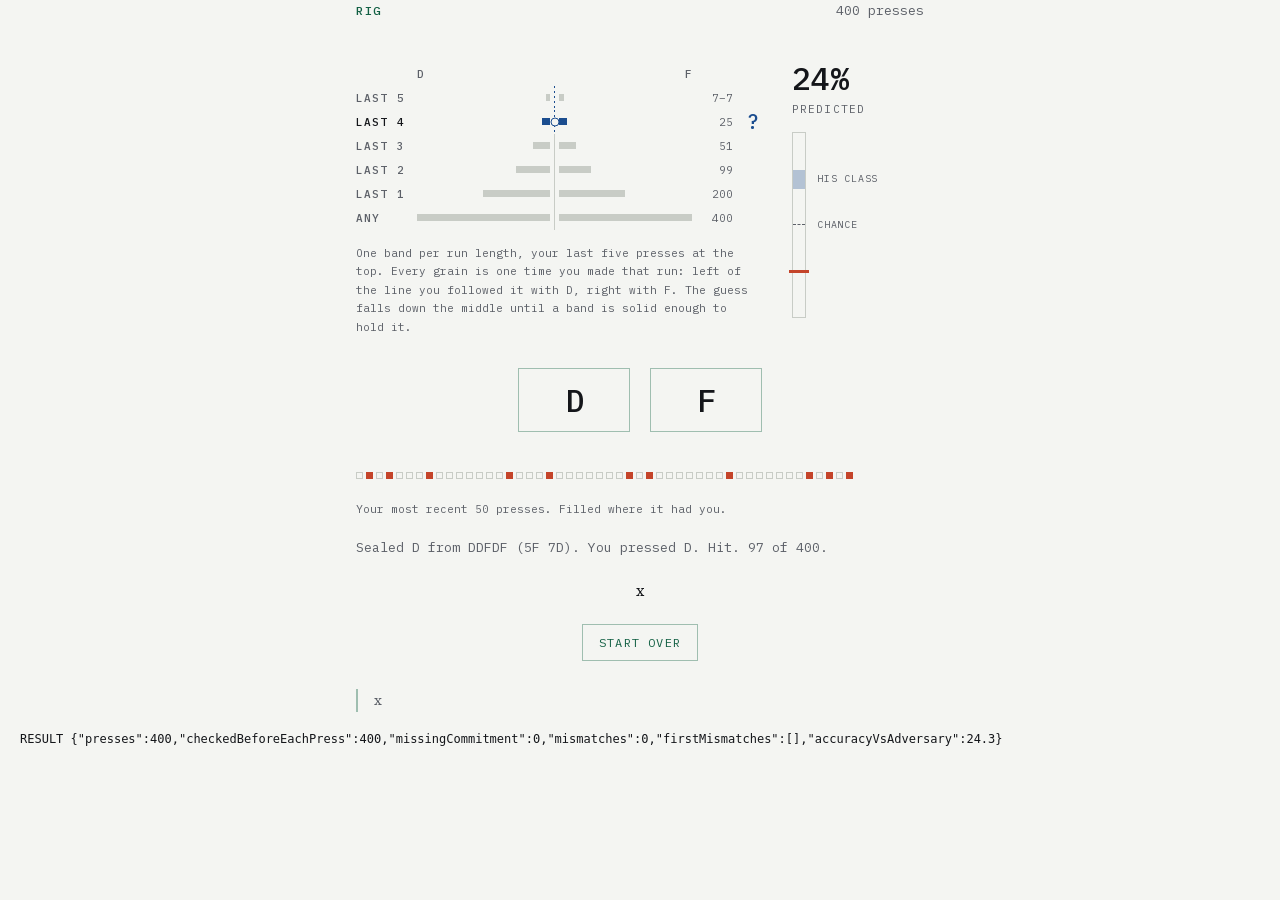
<file: verify-seal.html>
<!doctype html><meta charset="utf-8"><title>seal verification</title>
<link rel="stylesheet" href="style.css">
<div class="measure"><div id="rig"></div></div>
<pre id="OUT" style="font:12px monospace;padding:20px;white-space:pre-wrap"></pre>
<script src="oracle.js"></script>
<script src="tree.js"></script>
<script src="column.js"></script>
<script src="game.js"></script>
<script>
(function(){
  var inst = createInstrument(document.getElementById('rig'), {
    id: 'verify', label: 'rig',
    prompt: 'x', believe: 'x', summary: function(p){return 'x';}
  });
  var board = document.querySelector('#rig .board');
  var readout = document.querySelector('#rig .readout');
  var fails = [], checked = 0, emptyCommit = 0;

  // Press with NO delay between presses — the adversarial case: a fast
  // player trying to act inside the 700ms reveal window.
  for (var i = 0; i < 400; i++) {
    var committed = board.dataset.sealed;          // read BEFORE the press
    if (!committed) { emptyCommit++; continue; }
    var key = Math.random() < 0.5 ? 'F' : 'D';
    // adversarial: half the time press the opposite of whatever is committed
    if (i % 2 === 0) key = committed === 'F' ? 'D' : 'F';
    inst.press(key);
    var said = (readout.textContent.match(/Sealed ([FD])/) || [])[1];
    checked++;
    if (said !== committed) fails.push(i + ': committed=' + committed + ' scored=' + said);
  }
  var hits = inst.hits(), n = hits.length;
  var acc = hits.filter(Boolean).length / n;
  document.getElementById('OUT').textContent = 'RESULT '
    + JSON.stringify({
        presses: n,
        checkedBeforeEachPress: checked,
        missingCommitment: emptyCommit,
        mismatches: fails.length,
        firstMismatches: fails.slice(0,3),
        accuracyVsAdversary: +(acc*100).toFixed(1)
      });
})();
</script>
</file>
<file: style.css>
/* The Aaronson Oracle: the design system described in DESIGN.md. */

@font-face{font-family:'Source Serif 4';src:url('fonts/source-serif-4-var.woff2') format('woff2');
  font-weight:200 900;font-style:normal;font-display:swap}
@font-face{font-family:'Source Serif 4';src:url('fonts/source-serif-4-var-italic.woff2') format('woff2');
  font-weight:200 900;font-style:italic;font-display:swap}
@font-face{font-family:'IBM Plex Mono';src:url('fonts/ibm-plex-mono-400.woff2') format('woff2');
  font-weight:400;font-style:normal;font-display:swap}
@font-face{font-family:'IBM Plex Mono';src:url('fonts/ibm-plex-mono-500.woff2') format('woff2');
  font-weight:500;font-style:normal;font-display:swap}
@font-face{font-family:'IBM Plex Mono';src:url('fonts/ibm-plex-mono-600.woff2') format('woff2');
  font-weight:600;font-style:normal;font-display:swap}

:root{
  color-scheme:light dark;

  /* the six values of DESIGN.md section 2, light theme */
  --vellum:#F4F5F2;
  --ink:#14161A;
  --graphite:#5C6068;
  --hairline:#C8CCC6;
  --relay:#1B4D8F;
  --filament:#C4442A;
  /* ground for full-bleed bands; the only value not in the original six */
  --band:#E9EBE6;
  --photo-filter:none;

  /* Verdigris: the reader's colour. It marks what you can act on — links,
     keys, buttons, focus rings — and the editorial furniture around the
     argument: eyebrows, figure labels, list markers, the rule down the
     side of a note. It never touches a reading. Relay stays the machine's
     colour, filament stays the machine's win, so the three never compete:
     green is you, blue is it, red is it beating you.
     --edge is the steel-green idle border, --tint the hover wash. */
  --verdigris:#115F43;
  --verdigris-edge:#9FBEB0;
  --verdigris-tint:rgba(17,95,67,.07);

  --measure:38rem;   /* prose, about 64 characters */
  --rail:14rem;      /* margin column: notes, portraits, plates */
  --wide:48rem;      /* legacy alias, still used by .wide-legacy */

  --serif:'Source Serif 4',Georgia,'Times New Roman',serif;
  --mono:'IBM Plex Mono',ui-monospace,SFMono-Regular,Menlo,monospace;
}

/* Dark theme. --relay and --filament are lightened; at their light values
   they disappear against a dark ground. --filament still never carries
   text, so hit and miss stay encoded as fill versus hollow. */
@media (prefers-color-scheme:dark){
  :root:not([data-theme="light"]){
    --vellum:#15171B;
    --ink:#E7E9E4;
    --graphite:#9BA1A8;
    --hairline:#343A41;
    --relay:#7FAEEA;
    --filament:#E4735C;
    --band:#1C1F24;
    --photo-filter:brightness(.92) contrast(.96);
    --verdigris:#45C99A;
    --verdigris-edge:#2E5346;
    --verdigris-tint:rgba(69,201,154,.12);
  }
}
/* An explicit choice beats the browser's, in both directions. */
:root[data-theme="dark"]{
  --vellum:#15171B;
  --ink:#E7E9E4;
  --graphite:#9BA1A8;
  --hairline:#343A41;
  --relay:#7FAEEA;
  --filament:#E4735C;
  --band:#1C1F24;
  --photo-filter:brightness(.92) contrast(.96);
  --verdigris:#45C99A;
  --verdigris-edge:#2E5346;
  --verdigris-tint:rgba(69,201,154,.12);
}

*{margin:0;padding:0;box-sizing:border-box}
html{-webkit-text-size-adjust:100%;scroll-behavior:smooth}
@media (prefers-reduced-motion:reduce){html{scroll-behavior:auto}}

body{
  background:var(--vellum);
  color:var(--ink);
  font-family:var(--serif);
  font-size:1.0625rem;
  line-height:1.68;
  font-synthesis-weight:none;
  text-rendering:optimizeLegibility;
}

/* ------------------------------------------------- the editorial grid
   One grid, five tracks. Children sit in the text column unless they ask
   for more. The rails collapse to nothing below 64rem, so the phone
   layout is the single column it always was. */
.spread{
  display:grid;
  grid-template-columns:
    [full-start] minmax(20px,1fr)
    [wide-start] minmax(0,var(--rail))
    [text-start] min(var(--measure),calc(100% - 40px)) [text-end]
                 minmax(0,var(--rail))
    [wide-end]   minmax(20px,1fr) [full-end];
}
/* min-width:0 is load-bearing. Grid items default to min-width:auto, so a
   child whose min-content is wide (the <pre> code block, the comparison
   table) would push its own track wider than the viewport and make the
   whole page scroll sideways. With this, they shrink and scroll inside
   their own boxes instead. */
.spread > *{grid-column:text;min-width:0}
.spread > .wide{grid-column:wide}
.spread > .full{grid-column:full}
.spread > .rail,.spread > .railnote{grid-column:wide-start / text-start}
.spread > .rail-end{grid-column:text-end / wide-end}

/* Below 64rem the rails vanish, so wide collapses onto text on its own,
   the 20px gutters stay outside everything, and anything parked in a
   rail falls back into the reading column. */
@media (max-width:63.99rem){
  :root{--rail:0rem}
  .spread > .rail,.spread > .railnote,.spread > .rail-end{grid-column:text}
}

/* The old centred containers, kept for anything not yet on the grid. */
.measure{max-width:var(--measure);margin-inline:auto;padding-inline:20px}
.wide-legacy{max-width:var(--wide);margin-inline:auto;padding-inline:20px}

/* The eyebrow is the page's smallest voice and now its most frequent bit
   of colour: one green line above every section head and above each
   instrument. It is a label, never a reading — nothing the machine
   measured is ever green. */
.eyebrow{
  font-family:var(--mono);font-weight:500;font-size:.75rem;
  text-transform:uppercase;letter-spacing:.14em;color:var(--verdigris);
}

a{color:var(--verdigris);text-underline-offset:.15em;
  text-decoration-color:var(--verdigris-edge)}
a:hover{text-decoration-color:var(--verdigris)}
:focus-visible{outline:2px solid var(--verdigris);outline-offset:2px}
::selection{background:var(--verdigris-tint)}

.skip{position:absolute;left:-9999px}
.skip:focus{left:20px;top:12px;background:var(--vellum);padding:8px 12px;
  border:1px solid var(--verdigris);color:var(--verdigris);z-index:10}

/* ---------------------------------------------------------- masthead */
.masthead{padding:88px 0 56px}
.masthead h1{
  font-weight:600;font-size:3.5rem;line-height:1.08;letter-spacing:-.025em;
  margin:16px 0 16px;
}
.deck{font-size:1.1875rem;color:var(--graphite);max-width:34rem}

/* -------------------------------------------------------- theme toggle */
.themetoggle{
  position:fixed;top:16px;right:16px;z-index:20;
  font-family:var(--mono);font-weight:500;font-size:.6875rem;
  text-transform:uppercase;letter-spacing:.12em;
  color:var(--graphite);background:var(--vellum);
  border:1px solid var(--verdigris-edge);padding:8px 12px;cursor:pointer;
  touch-action:manipulation;
}
.themetoggle:hover{border-color:var(--verdigris);color:var(--verdigris);
  background:var(--verdigris-tint)}
.themetoggle[hidden]{display:none}

/* -------------------------------------------------------- instrument */
.instrument{border-block:1px solid var(--hairline);padding:24px 0 32px}
.inst-head{
  display:flex;justify-content:space-between;align-items:baseline;
  gap:16px;margin-bottom:40px;
}
.count{font-family:var(--mono);font-size:.8125rem;color:var(--graphite);
  font-variant-numeric:tabular-nums;white-space:nowrap}
.stage{display:flex;flex-direction:column;align-items:center}

/* The drawing and its meter sit side by side on a wide screen and stack on
   a phone. min-width:0 on the column is load-bearing: without it the flex
   item refuses to shrink below its content and pushes the meter off. */
.rig{display:flex;gap:32px;align-items:flex-start;width:100%}
.column{flex:1 1 auto;min-width:0}
@media (max-width:47.99rem){
  .rig{flex-direction:column;gap:24px}
}

/* ---------------------------------------------------- the sand column
   Six bands, one per run length, deepest at the top. One grain is one
   observation; grains left of the centre line are presses of D after that
   run, right of it F. Geometry is set in column.js; every colour is here,
   so the drawing follows the theme without ever being redrawn. */
.strata{
  display:grid;grid-template-columns:auto 1fr auto auto;
  column-gap:12px;align-items:stretch;grid-auto-rows:24px;
}
/* The four cells of a row are direct grid children, so the columns line up
   across every row; the row element is only there to carry state classes. */
.stratum{display:contents}

.st-lab{font-family:var(--mono);font-weight:500;font-size:.6875rem;
  text-transform:uppercase;letter-spacing:.1em;color:var(--graphite);
  white-space:nowrap;align-self:center}
.is-rest .st-lab{color:var(--ink)}
.is-void .st-lab{opacity:.45}

.st-field{display:flex;align-items:center;height:100%;min-width:0}
/* The padding is the whole encoding: it holds the two sides off the centre
   line so which one is longer is readable at a glance. Without it the
   grains butt together and the split disappears. */
.st-side{display:flex;gap:1px;flex:1 1 0;min-width:0;align-items:center}
.st-side.is-d{justify-content:flex-end;padding-right:4px}
.st-side.is-f{justify-content:flex-start;padding-left:4px}

/* The centre line is also the chute the guess falls down: dashed for every
   band it passed through and the one it landed on, plain below. It spans
   the full row height and the rows have no gap, so the fall is continuous. */
.st-mid{flex:0 0 1px;align-self:stretch;background:var(--hairline);position:relative}
.st-mid.is-chute{
  background:linear-gradient(var(--relay) 50%,transparent 0) repeat-y;
  background-size:1px 5px;
}
.st-mark{
  position:absolute;left:50%;top:50%;transform:translate(-50%,-50%);
  width:9px;height:9px;border-radius:50%;
  background:var(--vellum);border:1.5px solid var(--relay);
}

.grain,.grainbar{flex:0 0 auto;height:7px;background:var(--hairline)}
.is-rest .grain,.is-rest .grainbar{background:var(--relay)}

.st-n{font-family:var(--mono);font-size:.6875rem;color:var(--graphite);
  font-variant-numeric:tabular-nums;text-align:right;min-width:4ch;
  align-self:center}
.st-guess{font-family:var(--mono);font-weight:500;font-size:1.25rem;
  line-height:1;color:var(--relay);min-width:1.25ch;text-align:center;
  align-self:center}
.st-guess.is-hit{color:var(--filament)}
.st-guess.is-miss{color:var(--graphite)}

/* The key row: D and F pushed outward, away from the centre line. */
.is-head .st-side.is-d{justify-content:flex-start}
.is-head .st-side.is-f{justify-content:flex-end}
.is-head em{font-family:var(--mono);font-weight:500;font-size:.6875rem;
  font-style:normal;letter-spacing:.1em;color:var(--graphite)}
.is-head .st-mid{background:none}

.st-foot{font-family:var(--mono);font-size:.6875rem;color:var(--graphite);
  margin-top:12px;max-width:40em}
.st-foot .st-guess{font-size:.875rem}

.column-cap{font-family:var(--mono);font-size:.6875rem;color:var(--graphite);
  margin-top:14px;max-width:36em}

/* ------------------------------------------------------------ the meter
   The running score, and the two numbers it should be read against. It is
   vertical beside the column on a wide screen and a horizontal strip under
   it on a phone; marks carry their position as --at and the orientation
   decides whether that becomes a height or a width. */
.meter{flex:0 0 auto;width:132px}
.m-num{font-family:var(--mono);font-weight:500;font-size:2rem;
  line-height:1;color:var(--ink);font-variant-numeric:tabular-nums}
.m-cap{font-family:var(--mono);font-size:.6875rem;letter-spacing:.1em;
  text-transform:uppercase;color:var(--graphite);margin-top:6px}
.m-track{position:relative;border:1px solid var(--hairline);
  background:var(--vellum);margin-top:14px}
/* A needle on a scale, not a progress bar. A filled track would bury the
   two marks the number has to be read against, and --filament is rationed:
   it means "the machine was correct", and it already carries the tally. */
.m-you{position:absolute;background:var(--filament)}
.meter.is-early .m-you{display:none}
.m-mark{position:absolute}
.m-mark.is-chance{border-top:1px dashed var(--graphite)}
.m-mark.is-first{border-top:1px solid var(--ink)}
.m-band{position:absolute;background:var(--relay);opacity:.3}
.m-lab{position:absolute;font-family:var(--mono);font-size:.625rem;
  letter-spacing:.08em;text-transform:uppercase;color:var(--graphite);
  white-space:nowrap}
.m-legend{font-family:var(--mono);font-size:.625rem;color:var(--graphite);
  margin-top:10px;display:none}

@media (min-width:48rem){
  .m-track{width:14px;height:186px}
  .m-you{left:-4px;right:-4px;bottom:var(--at);height:3px}
  .m-mark{left:0;right:0;bottom:var(--at)}
  .m-band{left:0;right:0;bottom:var(--at);height:var(--span)}
  .m-lab{left:24px;bottom:var(--at);transform:translateY(50%)}
}
@media (max-width:47.99rem){
  .meter{width:100%}
  .m-track{height:14px;margin-top:12px}
  .m-you{top:-4px;bottom:-4px;left:var(--at);width:3px}
  .m-mark{top:0;bottom:0;left:var(--at);border-top:0}
  .m-mark.is-chance{border-left:1px dashed var(--graphite)}
  .m-mark.is-first{border-left:1px solid var(--ink)}
  .m-band{top:0;bottom:0;left:var(--at);width:var(--span)}
  .m-lab{display:none}
  .m-legend{display:block}
}

/* The notebook, drawn. Geometry is set in tree.js; every colour lives here,
   so the drawing follows the theme without ever being redrawn. */
.board{width:100%}
.tree{display:block;width:100%;height:auto}
/* Every run the reader could make, under everything else. Opacity rather
   than a seventh colour, so the palette stays at six. */
.tree-ghost{opacity:.38}
.tree-ghost line{stroke:var(--hairline);stroke-width:.5}
.tree-ghost circle{fill:var(--hairline)}
.tree-edge{stroke:var(--hairline);fill:none;stroke-linecap:round}
.tree-node{fill:var(--vellum);stroke:var(--hairline);stroke-width:1}
.tree-node.is-new{fill:none;stroke-dasharray:2 2}
.tree-path{stroke:var(--relay);stroke-width:2;fill:none;stroke-linecap:round}
.tree-path.is-new{stroke-width:1;stroke-dasharray:2 3}
.tree-live{fill:var(--relay);stroke:none}
.tree-live.is-new{fill:none;stroke:var(--relay);stroke-width:1;stroke-dasharray:2 2}
.tree-ring{fill:none;stroke:var(--relay);stroke-width:1.5}
/* Cut out of the lit circle rather than drawn on top of it. */
.tree-reject{stroke:var(--vellum);stroke-width:1.25;fill:none}
.tree-lead{stroke:var(--relay);stroke-width:1}
/* Sized in viewBox units, so it scales with the drawing. The letter is the
   one thing here that has to stay readable at arm's length. */
.tree-guess{font-family:var(--mono);font-weight:500;font-size:18px;
  fill:var(--relay)}
.tree-guess.is-hit{fill:var(--filament)}
.tree-guess.is-miss{fill:var(--graphite)}
.tree-lab,.tree-axis text{font-family:var(--mono);font-weight:500;
  font-size:8px;letter-spacing:.1em;fill:var(--graphite)}
.tree-cap{font-family:var(--mono);font-size:.6875rem;color:var(--graphite);
  margin-top:10px;max-width:34em}

.keys{display:flex;gap:20px;margin-top:32px;width:100%;justify-content:center}
.key{
  font-family:var(--mono);font-weight:500;font-size:2rem;
  color:var(--ink);background:var(--vellum);
  border:1px solid var(--verdigris-edge);
  min-width:112px;height:64px;
  display:grid;place-items:center;cursor:pointer;
  touch-action:manipulation;user-select:none;-webkit-user-select:none;
  -webkit-tap-highlight-color:transparent;
  transition:color .09s linear,transform .09s linear,
             border-color .09s linear,background-color .09s linear;
}
.key:hover:not([disabled]){border-color:var(--verdigris);
  background:var(--verdigris-tint)}
/* The strike is the reader's act, so it is green. The prediction under it
   stays --relay: that one belongs to the machine. */
.key.is-struck{color:var(--verdigris);border-color:var(--verdigris);
  background:var(--verdigris-tint);transform:translateY(1px)}
.key[disabled]{cursor:default;opacity:.45;border-color:var(--hairline)}

.tally{display:flex;flex-wrap:wrap;gap:3px;margin-top:40px;
  min-height:18px;width:100%}
.pip{width:7px;height:7px;border:1px solid var(--hairline);flex:0 0 auto}
.pip.is-hit{background:var(--filament);border-color:var(--filament)}
.tally-cap{font-family:var(--mono);font-size:.6875rem;color:var(--graphite);
  margin-top:10px;width:100%}

.readout{
  font-family:var(--mono);font-size:.8125rem;color:var(--graphite);
  margin-top:18px;font-variant-numeric:tabular-nums;width:100%;
}

.endstate{border-top:1px solid var(--hairline);margin-top:32px;
  padding-top:24px;width:100%}
.endstate[hidden]{display:none}
.bars{display:grid;grid-template-columns:auto 1fr auto;gap:8px 14px;
  align-items:center;margin-top:14px}
.bars .lab{font-family:var(--mono);font-size:.75rem;color:var(--graphite);
  text-transform:uppercase;letter-spacing:.1em;white-space:nowrap}
.bars .track{display:block;height:10px;background:var(--vellum);
  border:1px solid var(--hairline)}
.bars .fill{display:block;height:100%;background:var(--relay)}
.bars .fill.you{background:var(--filament)}
.bars .fill.ghost{background:repeating-linear-gradient(45deg,
  transparent 0 4px,var(--hairline) 4px 5px)}
.bars .num{font-family:var(--mono);font-size:.8125rem;color:var(--graphite);
  font-variant-numeric:tabular-nums}

.endnote{margin-top:20px;font-size:.9375rem}
.actions{display:flex;flex-wrap:wrap;gap:12px;margin-top:20px}
.btn{
  font-family:var(--mono);font-size:.75rem;text-transform:uppercase;
  letter-spacing:.1em;color:var(--verdigris);background:var(--vellum);
  border:1px solid var(--verdigris-edge);padding:10px 16px;cursor:pointer;
  touch-action:manipulation;
  transition:border-color .09s linear,background-color .09s linear;
}
.btn:hover{border-color:var(--verdigris);background:var(--verdigris-tint)}

.believe{
  font-size:.875rem;color:var(--graphite);margin-top:28px;
  border-left:2px solid var(--verdigris-edge);padding-left:16px;width:100%;
}
.believe strong{font-weight:600;color:var(--verdigris)}

.nojs{font-size:.9375rem;color:var(--graphite);text-align:center;
  padding:32px 0}

/* ----------------------------------------------------------- article */
#lecture{padding-top:128px}
.instrument + .section{margin-top:128px}
.section{margin-bottom:128px}
.section:last-child{margin-bottom:80px}
.section h2{
  font-weight:600;font-size:1.75rem;letter-spacing:-.01em;line-height:1.2;
  margin:10px 0 20px;
}
.section h3{font-weight:600;font-size:1.1875rem;margin:32px 0 12px}
.section p{margin-bottom:1.15em}
.section p:last-child{margin-bottom:0}
.section ol,.section ul{margin:0 0 1.15em 1.4em}
.section li{margin-bottom:.4em}
/* The counter and the bullet, not the sentence. A list gets its accent
   from the furniture down its left edge. */
.section li::marker{color:var(--verdigris)}
.refs li::marker{color:var(--verdigris)}

blockquote{
  margin:28px 0;padding-left:24px;border-left:2px solid var(--verdigris-edge);
  font-style:italic;
}
blockquote p{margin-bottom:.7em}
blockquote cite{
  display:block;font-family:var(--mono);font-style:normal;
  font-size:.75rem;color:var(--graphite);margin-top:10px;
  text-transform:uppercase;letter-spacing:.1em;line-height:1.5;
}

/* margin-block only. An auto inline margin would opt the figure out of
   grid stretch and size it shrink-to-fit, so a wide child (the code
   block, the comparison table) would push it past its own grid area and
   scroll the whole page sideways. Grid already centres it. */
figure{margin:40px 0}
figcaption{font-size:.875rem;color:var(--graphite);margin-top:12px;
  line-height:1.5}
figcaption b{font-family:var(--mono);font-weight:500;font-size:.75rem;
  text-transform:uppercase;letter-spacing:.14em;color:var(--verdigris);
  margin-right:8px}

.codeblock{
  border:1px solid var(--hairline);padding:18px 20px;
  font-family:var(--mono);font-size:.8125rem;line-height:1.7;
  overflow-x:auto;white-space:pre;tab-size:2;
  background:var(--vellum);
}
.codeblock .ln{display:inline-block;width:2ch;text-align:right;
  color:var(--graphite);opacity:.45;user-select:none;margin-right:18px}
.codeblock .cm{color:var(--graphite)}

.refs{font-size:.9375rem}
.refs li{margin-bottom:.75em}
/* Landing on a reference is the end of a click, so it lights in the touch
   colour like everything else the reader drove. */
.refs li:target{background:var(--verdigris-tint);
  outline:4px solid var(--verdigris-tint)}

code{font-family:var(--mono);font-size:.9em;color:var(--verdigris)}
/* The listing is the machine talking; it keeps ink. */
.codeblock code{color:inherit}
sup{font-size:.7em;line-height:0;vertical-align:super}
sup a,a sup{text-decoration:none}
a:has(sup){text-decoration:none;padding-inline:.1em}

/* figure boxes hold their height before data arrives: no layout shift */
.figbox{
  min-height:300px;border:1px solid var(--hairline);
  display:grid;place-items:center;padding:20px;
}
.figbox .empty{font-size:.875rem;color:var(--graphite);text-align:center;max-width:26rem}
.figbox{align-content:start;justify-items:stretch}
.fighead{font-size:.875rem;color:var(--graphite);margin-bottom:16px;line-height:1.5}
.stepout{font-size:.9375rem;margin-top:16px}
.fignote{font-size:.8125rem;color:var(--graphite);margin-top:16px;
  border-left:2px solid var(--verdigris-edge);padding-left:12px}
.fignote b{font-weight:600;color:var(--verdigris)}

/* Figure 2: the frequency notebook */
.freq{display:grid;grid-template-columns:auto 1fr auto;gap:7px 14px;align-items:center}
.freq-ctx{font-family:var(--mono);font-size:.8125rem;color:var(--ink);white-space:nowrap}
.freq-track{position:relative;display:block;height:12px;
  background:var(--vellum);border:1px solid var(--hairline)}
.freq-mid{position:absolute;left:50%;top:0;bottom:0;width:1px;
  background:var(--hairline)}
.freq-bar{position:absolute;top:0;bottom:0;background:var(--relay);min-width:1px}
.freq-bar.is-flat{background:var(--hairline)}
.freq-n{font-family:var(--mono);font-size:.75rem;color:var(--graphite);
  white-space:nowrap;font-variant-numeric:tabular-nums}

/* Figure 5: accuracy over time. Colours live here rather than in
   figures.js so the chart follows the theme without being redrawn. */
.chart{width:100%;height:auto;display:block}
.chart-lab{font-family:var(--mono);font-size:9px;fill:var(--graphite)}
.chart + .fighead{margin-top:14px;margin-bottom:0}
.chart-base{stroke:var(--hairline);stroke-width:1;stroke-dasharray:3 3}
.chart-line{fill:none;stroke:var(--relay);stroke-width:1.75}
.chart-pip{fill:none;stroke:var(--hairline);stroke-width:1}
.chart-pip.is-hit{fill:var(--filament);stroke:var(--filament)}

/* ---------------------------------------------------------- imagery
   Photographs and drawn plates. Every image declares width and height so
   nothing shifts while it loads. Plates use currentColor throughout, so
   they invert with the theme at no cost. */
/* Photographs are capped by height, not width. A nearly square object
   photo at the full wide track is 1000px tall and swallows the page. */
.figimg{
  display:block;max-width:100%;width:auto;height:auto;max-height:34rem;
  margin-inline:auto;
  border:1px solid var(--hairline);
  filter:var(--photo-filter);
}

.plate-svg{
  display:block;width:100%;height:auto;
  color:var(--ink);
}
.plate-svg .rule{stroke:var(--hairline);stroke-width:1;fill:none}
.plate-svg .box{stroke:var(--hairline);stroke-width:1;fill:none}
.plate-svg .box-on{stroke:var(--relay);stroke-width:1.5;fill:none}
.plate-svg .lab{font-family:var(--mono);font-size:11px;fill:var(--graphite);
  text-transform:uppercase;letter-spacing:.08em}
.plate-svg .val{font-family:var(--mono);font-size:13px;fill:var(--ink)}
.plate-svg .val-on{font-family:var(--mono);font-size:13px;fill:var(--relay)}
.plate-svg .hit{fill:var(--filament)}
.plate-svg .curve{stroke:var(--relay);stroke-width:1.75;fill:none}
.plate-svg .curve-true{stroke:var(--graphite);stroke-width:1;fill:none;
  stroke-dasharray:3 3}

/* A drawn table. Hairline rules only, no zebra fill: this is a plate in
   the same drafting language as the SVGs, not a spreadsheet. */
/* The table scrolls inside its own box on a phone. The page body must
   never scroll sideways; see DESIGN.md section 7. */
.scrollx{overflow-x:auto}
.plate-table{
  width:100%;min-width:34rem;border-collapse:collapse;
  font-size:.875rem;line-height:1.5;
}
.plate-table th,.plate-table td{
  border:1px solid var(--hairline);padding:11px 13px;
  text-align:left;vertical-align:top;
}
.plate-table thead th{
  font-family:var(--mono);font-weight:500;font-size:.6875rem;
  text-transform:uppercase;letter-spacing:.1em;color:var(--graphite);
}
.plate-table tbody th{
  font-family:var(--mono);font-weight:500;font-size:.6875rem;
  text-transform:uppercase;letter-spacing:.08em;color:var(--graphite);
  white-space:nowrap;
}
.plate-table td.is-ours{color:var(--ink)}
.plate-table thead th:last-child,.plate-table td.is-ours{
  border-inline-color:var(--relay);
}
.plate-table thead th:last-child{color:var(--relay);border-top-color:var(--relay)}
.plate-table tbody tr:last-child td.is-ours{border-bottom-color:var(--relay)}
@media (max-width:47.99rem){
  .plate-table{font-size:.8125rem}
  .plate-table th,.plate-table td{padding:8px 9px}
  .plate-table tbody th{white-space:normal}
}

/* Credit line under a photograph. Kept distinct from the caption: the
   caption says what the picture shows, the credit says where it came
   from and under what licence. */
.credit{
  display:block;font-family:var(--mono);font-size:.6875rem;
  color:var(--graphite);letter-spacing:.04em;margin-top:8px;line-height:1.5;
}
.credit a{color:var(--graphite)}
.credit a:hover{color:var(--verdigris)}

/* ------------------------------------------------------- quote bands
   The historical quotations, given the width they deserve. A band is
   bounded by hairlines and sits on --band, a single step off the page
   ground. No shadows: this is still a drawing. */
.quoteband{
  background:var(--band);border-block:1px solid var(--hairline);
  padding:80px 20px;margin:96px 0;
}
.qb-inner{
  max-width:62rem;margin-inline:auto;
  display:grid;grid-template-columns:190px 1fr;gap:44px;align-items:start;
}
.qb-inner.is-plain{grid-template-columns:1fr;max-width:46rem}
.qb-portrait{
  display:block;width:100%;height:auto;
  border:1px solid var(--hairline);filter:var(--photo-filter);
}
.qb-figure{margin:0}
.qb-figure .credit{margin-top:10px}
.quoteband blockquote{
  margin:0;padding:0;border-left:0;font-style:italic;font-size:1.25rem;
  line-height:1.55;
}
.quoteband blockquote p{margin-bottom:.6em}
.quoteband blockquote cite{margin-top:16px}
.quoteband .plate-svg{max-width:190px}

/* --------------------------------------------------------- rail notes
   Short asides in the margin column. Below 64rem the rail collapses, so
   these fall back into the flow as an indented note. */
.railnote{
  font-family:var(--mono);font-size:.6875rem;line-height:1.6;
  color:var(--graphite);text-transform:uppercase;letter-spacing:.08em;
  padding-right:28px;margin-top:6px;
}
.railnote b{color:var(--verdigris);font-weight:500}
@media (max-width:63.99rem){
  .railnote{
    text-transform:none;letter-spacing:0;font-size:.8125rem;
    padding:0 0 0 14px;border-left:2px solid var(--hairline);
    margin:0 0 1.15em;
  }
}

/* ------------------------------------------------------------- footer */
.sitefoot{
  border-top:1px solid var(--hairline);background:var(--band);
  padding:64px 0 80px;margin-top:0;
}
.footgrid{display:grid;grid-template-columns:1fr 1fr;gap:56px}
.sitefoot p + p{margin-top:1em}
.sitefoot h2{
  font-family:var(--mono);font-weight:500;font-size:.75rem;
  text-transform:uppercase;letter-spacing:.14em;color:var(--verdigris);
  margin-bottom:14px;
}
.sitefoot p,.sitefoot li{font-size:.875rem;color:var(--graphite);
  line-height:1.6}
.sitefoot ul{list-style:none;margin:0}
.sitefoot li{margin-bottom:.6em}
@media (max-width:47.99rem){.footgrid{grid-template-columns:1fr;gap:32px}}

/* ------------------------------------------------------- breakpoints */
@media (max-width:47.99rem){
  .masthead{padding:48px 0 32px}
  .masthead h1{font-size:2.125rem}
  .deck{font-size:1.0625rem}
  #lecture{padding-top:64px}
  .instrument + .section{margin-top:64px}
  .section{margin-bottom:64px}
  .section h2{font-size:1.5rem}
  .quoteband{padding:48px 20px;margin:64px 0}
  .qb-inner{grid-template-columns:1fr;gap:24px}
  .qb-figure{max-width:170px}
  .quoteband blockquote{font-size:1.0625rem}
  .themetoggle{top:10px;right:10px;padding:7px 10px;font-size:.625rem}
  /* At phone width the drawing scales to about half size, and 8px type
     scales with it. The lettering goes rather than shrinking to noise;
     the drawing itself — the path, the ring, the guess — still reads. */
  .tree-lab,.tree-axis{display:none}
  .tree-guess{font-size:27px}
  .keys{gap:12px}
  .key{font-size:1.75rem;height:56px;flex:1 1 0;min-width:0}
}

@media (prefers-reduced-motion:reduce){
  .key,.btn{transition:none}
}
</file>
